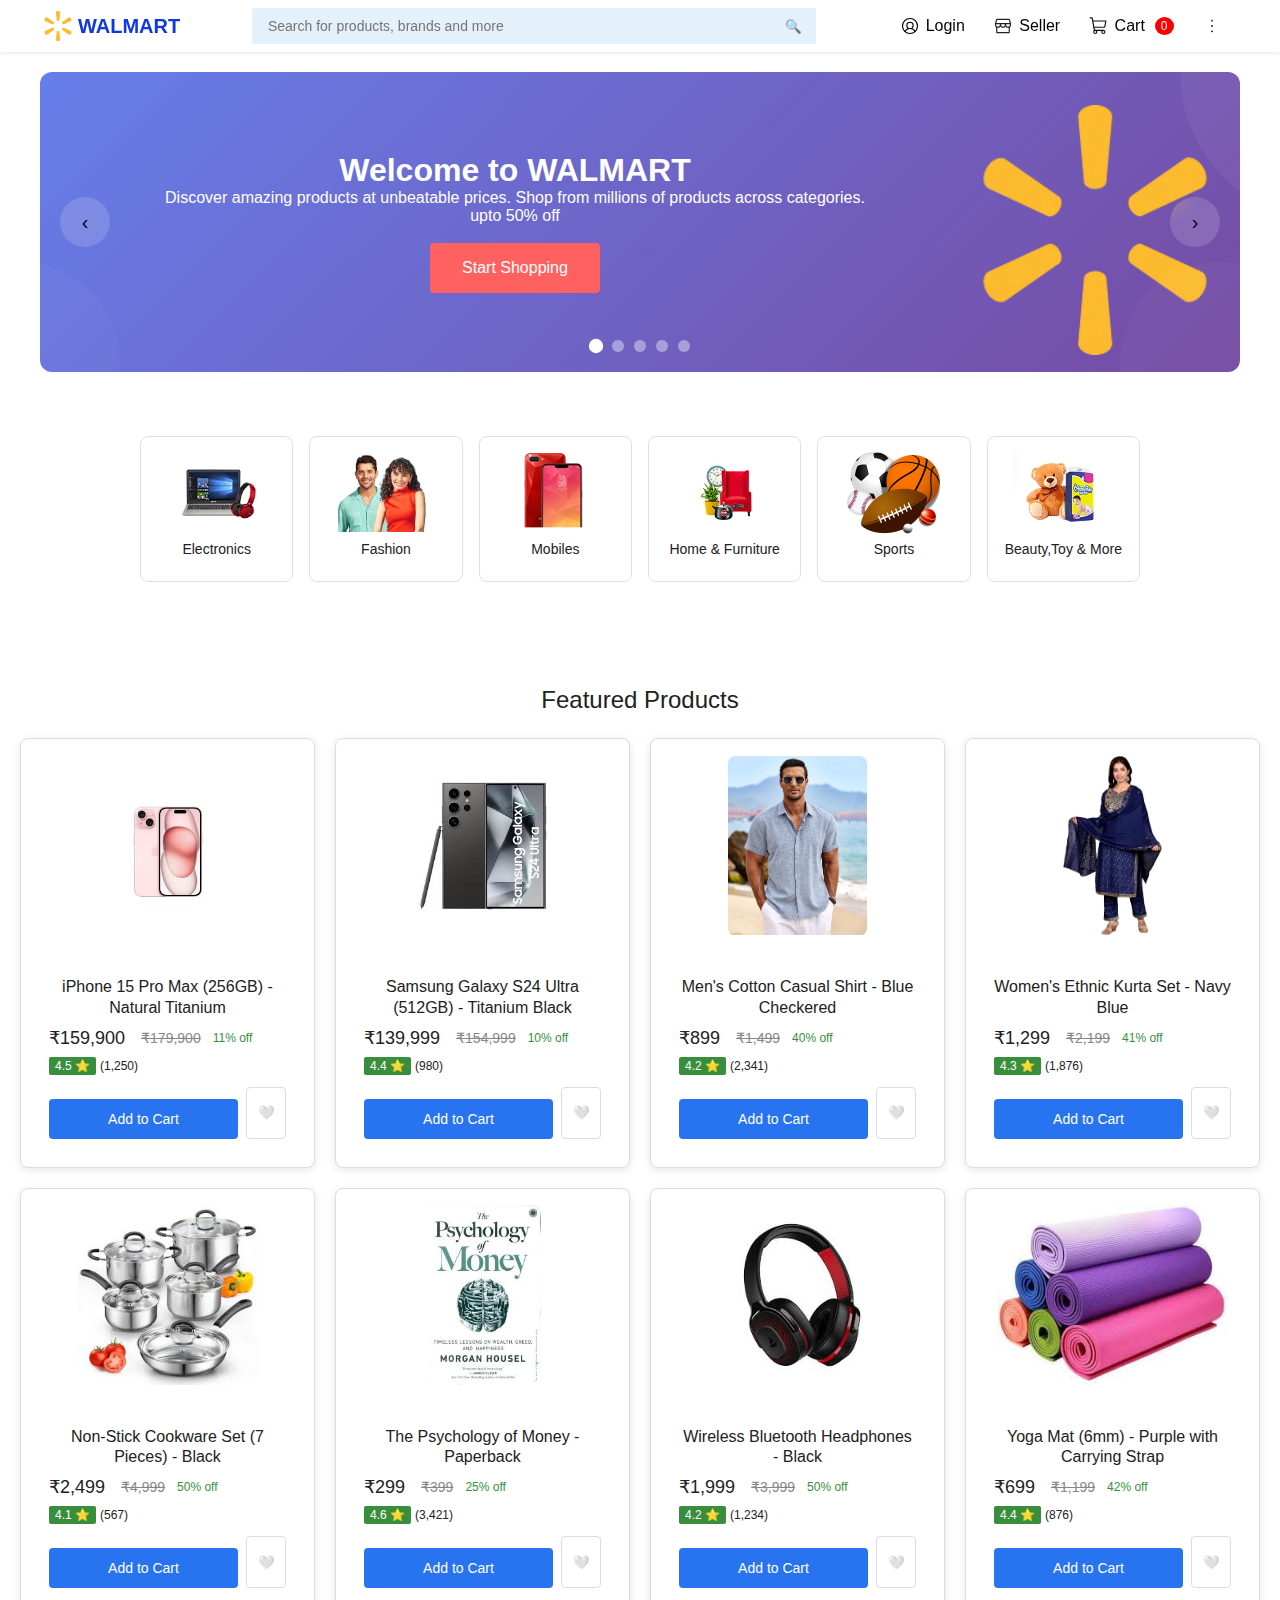
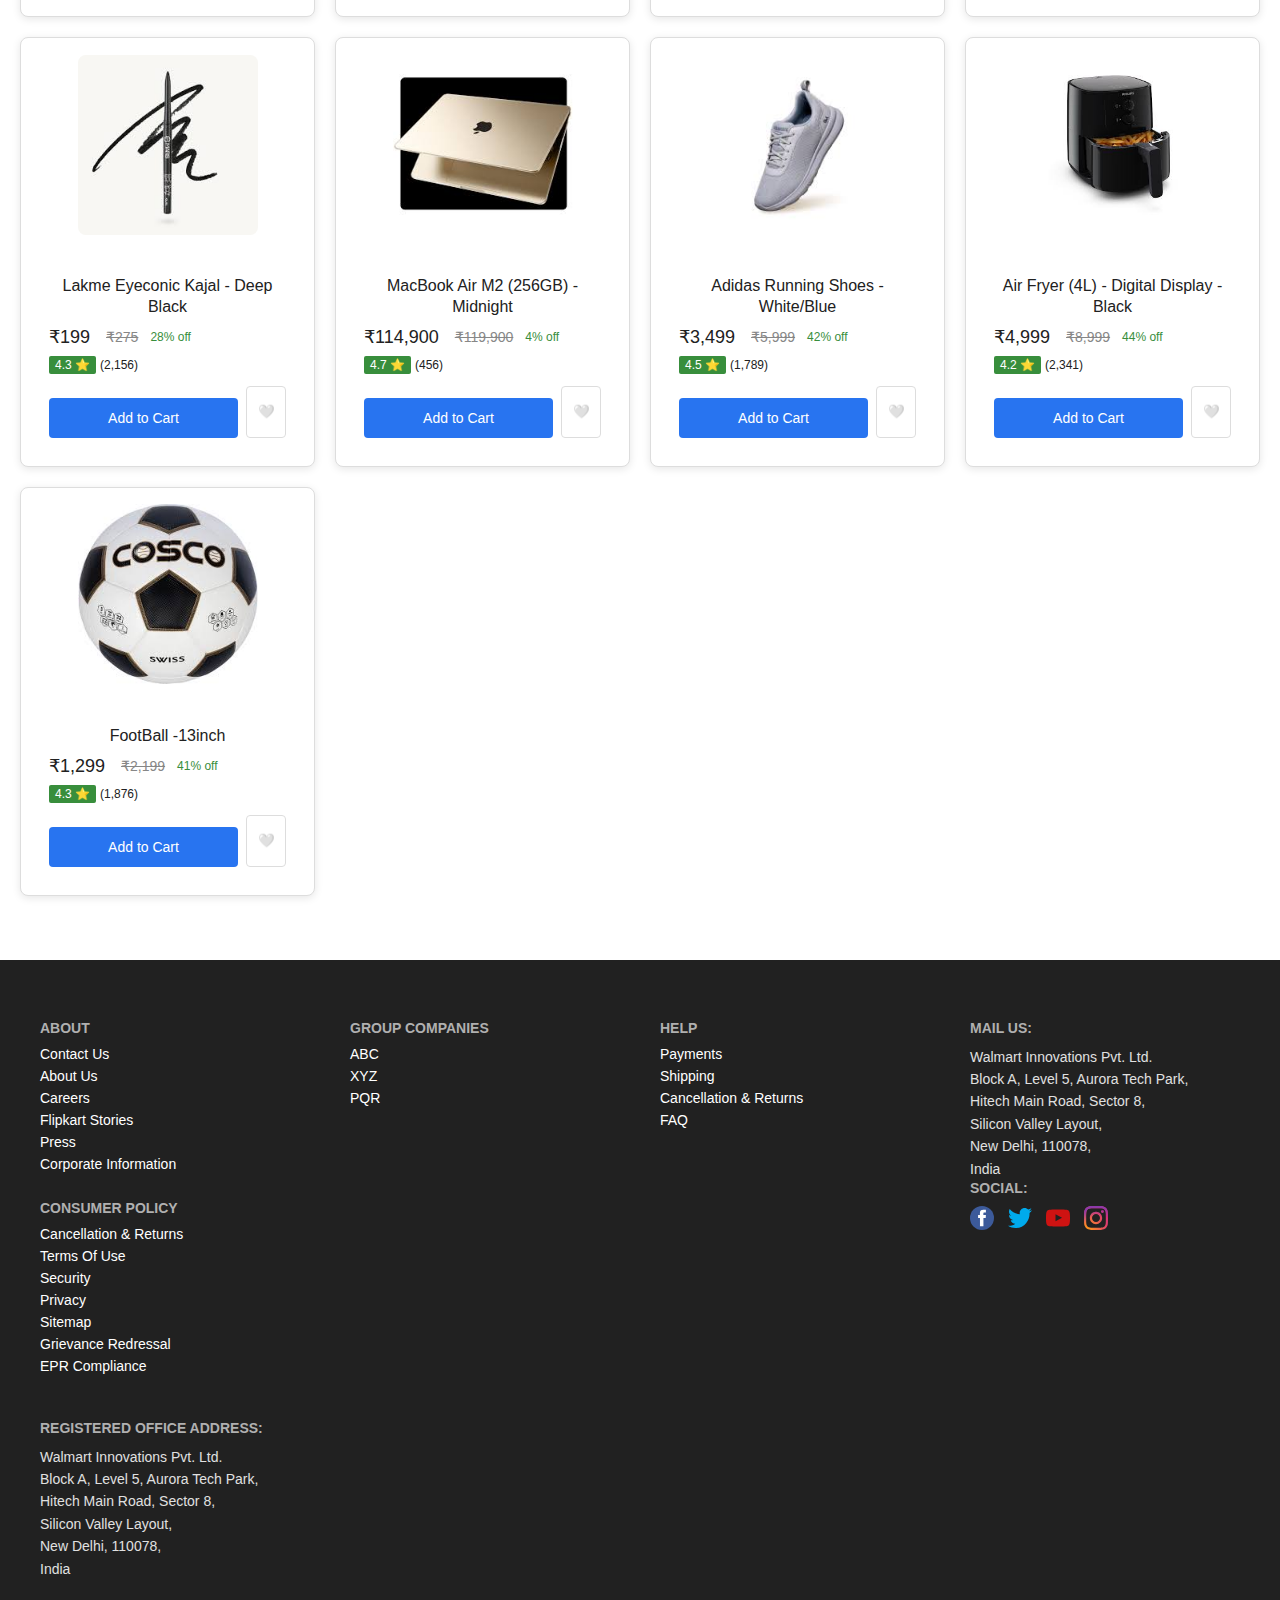
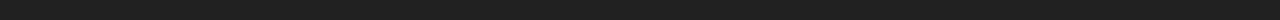
<file: index.html>
<!DOCTYPE html>
<html lang="en">
<head>
    <meta charset="UTF-8">
    <meta name="viewport" content="width=device-width, initial-scale=1.0">
    <title>WALMART - Online Shopping Store</title>
    <link rel="stylesheet" href="style.css">
    <link rel="shortcut icon" href="Images/logo-removebg-preview.png" type="image/x-icon">
</head>
<body>
    <!-- <div id="loader">z
            <svg class="cart" role="img" aria-label="Shopping cart line animation" viewBox="0 0 128 128" width="128px" height="128px" xmlns="http://www.w3.org/2000/svg">
                <g fill="none" stroke-linecap="round" stroke-linejoin="round" stroke-width="8">
                    <g class="cart__track" stroke="hsla(0,10%,10%,0.1)">
                        <polyline points="4,4 21,4 26,22 124,22 112,64 35,64 39,80 106,80" />
                        <circle cx="43" cy="111" r="13" />
                        <circle cx="102" cy="111" r="13" />
                    </g>
                    <g class="cart__lines" stroke="currentColor">
                        <polyline class="cart__top" points="4,4 21,4 26,22 124,22 112,64 35,64 39,80 106,80" stroke-dasharray="338 338" stroke-dashoffset="-338" />
                        <g class="cart__wheel1" transform="rotate(-90,43,111)">
                            <circle class="cart__wheel-stroke" cx="43" cy="111" r="13" stroke-dasharray="81.68 81.68" stroke-dashoffset="81.68" />
                        </g>
                        <g class="cart__wheel2" transform="rotate(90,102,111)">
                            <circle class="cart__wheel-stroke" cx="102" cy="111" r="13" stroke-dasharray="81.68 81.68" stroke-dashoffset="81.68" />
                        </g>
                    </g>
                </g>
            </svg>
    </div> -->

    <!-- Header -->
    <header class="header">
        <div class="header-container">
            <a href="#" class="logo">
                <div class="logo-icon"><img src="Images/logo.png" alt="" style="width: 30px; height: auto;"></div>
                WALMART
            </a>

    <div class="search-container">
  <input
    type="text"
    class="search-box"
    id="searchInput"
    placeholder="Search for products, brands and more"
    onkeyup="handleSearch(event)"
  />
  <button class="search-btn" onclick="performSearch()">🔍</button>
</div>

            

            <div class="nav-buttons">
                <div class="nav-btn-wrapper">
                    <a href="#" class="nav-btn">
                        <img src="Images/profile-52e0dc.svg" alt="Profile"> Login
                    </a>
                    <div class="popup-tooltip">Sign in to your account</div>
                </div>
    
                <div class="nav-btn-wrapper">
                    <a href="#" class="nav-btn">
                        <img src="Images/Store-9eeae2.svg" alt="Store"> Seller
                    </a>
                    <div class="popup-tooltip">Become a Seller</div>
                </div>
    
                <div class="nav-btn-wrapper">
                    <a href="#" class="nav-btn" onclick="toggleCart()">
                        <img src="Images/header_cart-eed150.svg" alt="Cart"> Cart
                        <span class="cart-badge" id="cartBadge">0</span>
                    </a>
                    <div class="popup-tooltip">View your shopping cart</div>
                </div>
    
                <div class="nav-btn-wrapper">
                    <a href="#" class="nav-btn"><img src="Images/header_3verticalDots-ea7819.svg" alt="More">
                    </a>
                    <div class="popup-tooltip">More options</div>
                </div>
            </div>
        </div>
    </header>

    <!-- Hero Section -->
    <div class="carousel-container">
        <div class="carousel-wrapper">
            <div class="carousel-slides" id="carouselSlides">

                <div class="slide slide-0">
                    <div class="slide-content">
                        <h1>Welcome to WALMART</h1>
                        <p>Discover amazing products at unbeatable prices. Shop from millions of products across categories.<br>
                            upto 50% off
                        </p>
                        <br>
                        <a href="#products" class="cta-btn">Start Shopping</a>
                    </div>
                    <div class="slide-image">
                        <img src="Images/logo-removebg-preview.png" alt="Walmart">
                    </div>
                </div>

                <div class="slide slide-1">
                    <div class="slide-content">
                      <div class="slide-title">Up to 11% Off*</div>
                      <div class="slide-subtitle">iPhone</div>
                      <div class="slide-description">+ Pick-A-Seat</div>
                      <button class="slide-btn">Book now</button>
                    </div>
                    <div class="slide-image1">
                        <img src="Images/iphone1-removebg-preview.png" style="width: 100%; max-width: 500px; display: block; margin: 0 auto;" alt="iPhone">                        
                    </div>
                  </div>
                  

                <div class="slide slide-2">
                    <div class="slide-content">
                        <div class="slide-title">Flash Sale!</div>
                        <div class="slide-subtitle">Electronics & Gadgets</div>
                        <div class="slide-description">Up to 50% off on latest tech</div>
                        <button class="slide-btn">Shop Now</button>
                    </div>
                    <div class="slide-image2">
                        <img src="Images/air_fryer-removebg-preview.png" style="width: 120%; max-width: 500px; display: block; margin: 0 auto;" alt="iPhone"> 
                    </div>
                </div>

                <div class="slide slide-3">
                    <div class="slide-content">
                        <div class="slide-title">Summer Collection</div>
                        <div class="slide-subtitle">Fashion & Lifestyle</div>
                        <div class="slide-description">Trendy outfits for the season</div>
                        <button class="slide-btn">Explore</button>
                    </div>
                    <div class="slide-image3">
                        <img src="Images/download-removebg-preview.png" style="width: 110%; max-width: 500px; display: block; margin: -10 auto;" alt="iPhone"> 
                    </div>
                </div>

                <div class="slide slide-4">
                    <div class="slide-content">
                        <div class="slide-title">Home & Living</div>
                        <div class="slide-subtitle">Decorate Your Space</div>
                        <div class="slide-description">Beauty, Home & more</div>
                        <button class="slide-btn">Browse</button>
                    </div>
                    <div class="slide-image4">
                        <img src="Images/beauty.webp" style="width: 80%; max-width: 500px; display: block; margin: 0 auto;" alt="iPhone"> 
                    </div>
                </div>
            </div>

            <button class="nav-arrow prev" onclick="changeSlide(-1)">‹</button>
            <button class="nav-arrow next" onclick="changeSlide(1)">›</button>

            <div class="dots-container">
                <span class="dot active" onclick="currentSlide(1)"></span>
                <span class="dot" onclick="currentSlide(2)"></span>
                <span class="dot" onclick="currentSlide(3)"></span>
                <span class="dot" onclick="currentSlide(4)"></span>
                <span class="dot" onclick="currentSlide(5)"></span>
            </div>
        </div>
    </div>


    <!-- Categories -->
    <section class="categories">
        <div class="container">
            <div class="category-grid">
                <div class="category-card" onclick="filterByCategory('electronics')">
                    <div class="category-icon"><img src="Images/Screenshot 2025-06-25 at 4.29.21 PM.png" alt="Electronics" style="width: 100px; height: auto;" /></div>
                    <div class="category-name">Electronics</div>
                </div>
                <div class="category-card" onclick="filterByCategory('fashion')">
                    <div class="category-icon"><img src="Images/fashion.png" alt="Fashion"style="width: 100px; height: auto;"/></div>
                    <div class="category-name">Fashion</div>
                </div>
                <div class="category-card" onclick="filterByCategory('Mobiles')">
                    <div class="category-icon"><img src="Images/Mobile.webp" alt="Mobiles" style="width: 100px; height: auto;" /></div>
                    <div class="category-name">Mobiles</div>
                </div>
                <div class="category-card" onclick="filterByCategory('Home and Furniture')">
                    <div class="category-icon"><img src="Images/furniture.png" alt="Home" style="width: 100px; height: auto;" /></div>
                    <div class="category-name">Home & Furniture</div>
                </div>
                <div class="category-card" onclick="filterByCategory('sports')">
                    <div class="category-icon"><img src="Images/Sport_balls.svg.png" alt="sports" style="width: 100px; height: auto;" /></div>
                    <div class="category-name">Sports</div>
                </div>
                <div class="category-card" onclick="filterByCategory('beauty')">
                    <div class="category-icon"><img src="Images/beauty.png" alt="Beauty" style="width: 100px; height: auto;" /></div>
                    <div class="category-name">Beauty,Toy & More</div>
                </div>
            </div>
        </div>
    </section>

    <!-- Products -->
    <section class="products" id="products">
        <div class="container">
            <h2 class="section-title">Featured Products</h2>
            <div class="product-grid" id="productGrid">
            </div>
        </div>
    </section>

    <!-- Cart Overlay -->
    <div class="cart-overlay" id="cartOverlay" onclick="toggleCart()"></div>

    <!-- Cart Sidebar -->
    <div class="cart-sidebar" id="cartSidebar">
        <div class="cart-header">
            <h3>Shopping Cart</h3>
            <button class="cart-close" onclick="toggleCart()">×</button>
        </div>
        <div class="cart-items" id="cartItems">
            <!-- Cart items will be populated by JavaScript -->
        </div>
        <div class="cart-total" id="cartTotal">
            <div class="total-row">
                <span>Subtotal:</span>
                <span id="subtotal">₹0</span>
            </div>
            <div class="total-row">
                <span>Shipping:</span>
                <span>Free</span>
            </div>
            <div class="total-row" style="font-weight: bold; font-size: 18px;">
                <span>Total:</span>
                <span id="total">₹0</span>
            </div>
            <button class="checkout-btn" onclick="checkout()">Proceed to Checkout</button>
        </div>
    </div>

<!-- Flipkart-style Footer Start -->
<footer class="footer">
    <div class="footer-top">
      <div class="footer-column">
        <h3>ABOUT</h3>
        <ul>
          <li><a href="#">Contact Us</a></li>
          <li><a href="#">About Us</a></li>
          <li><a href="#">Careers</a></li>
          <li><a href="#">Flipkart Stories</a></li>
          <li><a href="#">Press</a></li>
          <li><a href="#">Corporate Information</a></li>
          <li><a href="#"><br></a></li>
        </ul>
        <h3>CONSUMER POLICY</h3>
        <ul>
          <li><a href="#">Cancellation & Returns</a></li>
          <li><a href="#">Terms Of Use</a></li>
          <li><a href="#">Security</a></li>
          <li><a href="#">Privacy</a></li>
          <li><a href="#">Sitemap</a></li>
          <li><a href="#">Grievance Redressal</a></li>
          <li><a href="#">EPR Compliance</a></li>
        </ul>
      </div>
  
      <div class="footer-column">
        <h3>GROUP COMPANIES</h3>
        <ul>
          <li><a href="#">ABC</a></li>
          <li><a href="#">XYZ</a></li>
          <li><a href="#">PQR</a></li>
        </ul>
      </div>
  
      <div class="footer-column">
        <h3>HELP</h3>
        <ul>
          <li><a href="#">Payments</a></li>
          <li><a href="#">Shipping</a></li>
          <li><a href="#">Cancellation & Returns</a></li>
          <li><a href="#">FAQ</a></li>
        </ul>
      </div>
  
      <div class="footer-column address">
        <h3>Mail Us:</h3>
        <p>
            Walmart Innovations Pvt. Ltd.  <br>
            Block A, Level 5, Aurora Tech Park,  <br>
            Hitech Main Road, Sector 8,  <br>
            Silicon Valley Layout,  <br>
            New Delhi, 110078,  <br>
            India  
        </p>
        <h3>Social:</h3>
        <div class="social-icons">
          <a href="#"><img src="Images/facebook-3-logo-svgrepo-com.svg" alt="Facebook"></a>
          <a href="#"><img src="Images/twitter-color-svgrepo-com.svg" alt="Twitter"></a>
          <a href="#"><img src="Images/youtube-color-svgrepo-com.svg" alt="YouTube"></a>
          <a href="#"><img src="Images/instagram-2016-logo-svgrepo-com.svg" alt="Instagram"></a>
        </div>
      </div>
  
      <div class="footer-column address">
        <h3>Registered Office Address:</h3>
        <p>
            Walmart Innovations Pvt. Ltd.  <br>
            Block A, Level 5, Aurora Tech Park,  <br>
            Hitech Main Road, Sector 8,  <br>
            Silicon Valley Layout,  <br>
            New Delhi, 110078,  <br>
            India  
        </p>
      </div>
    </div>
  </footer>
    <script src="script.js"></script>

</body>
</html>
</file>
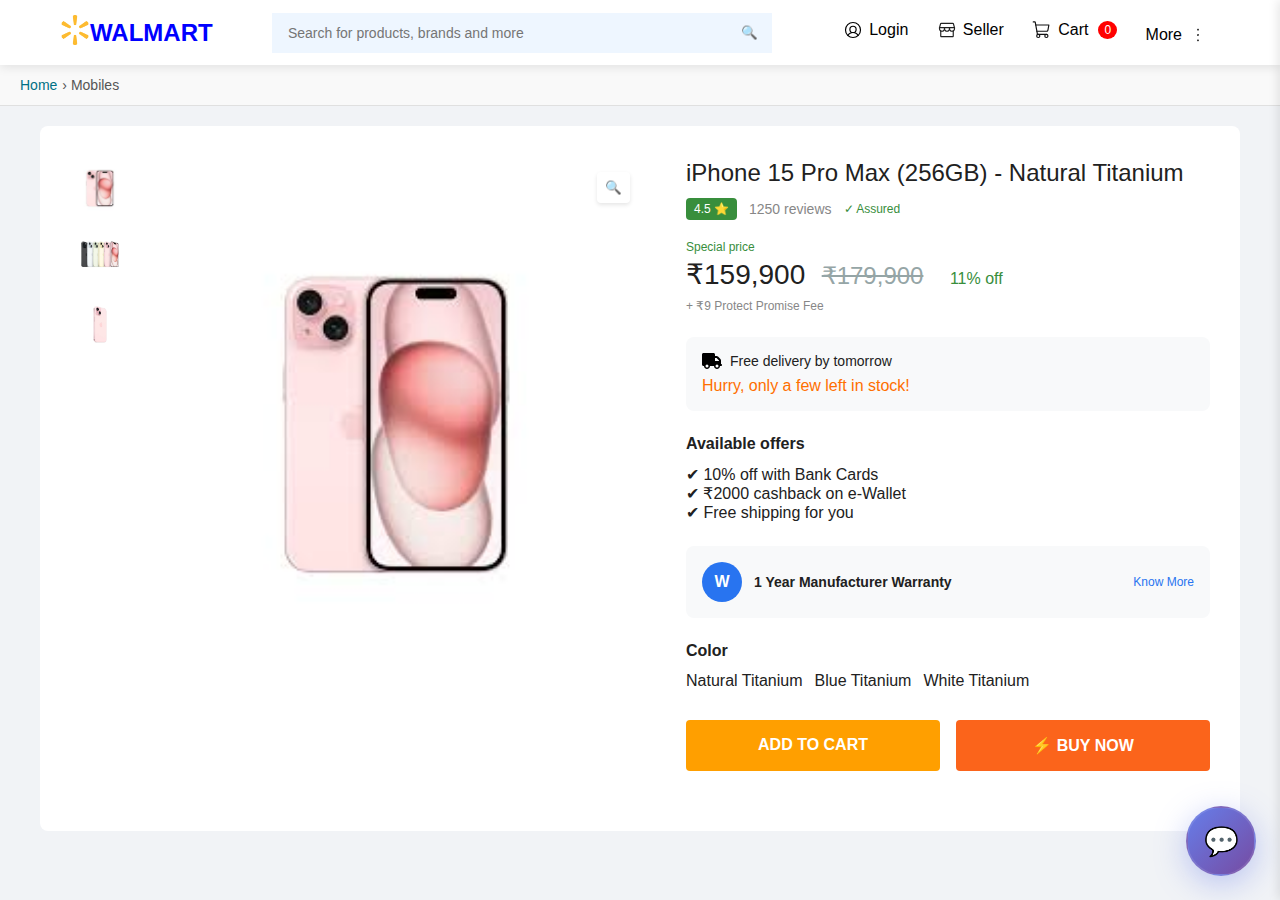
<file: product.html>
<!DOCTYPE html>
<html lang="en">
<head>
    <meta charset="UTF-8">
    <meta name="viewport" content="width=device-width, initial-scale=1.0">
    <title id="pageTitle">WALMART - Online Shopping Store</title>
    <link rel="stylesheet" href="product_style.css">
</head>
<body>
    <!-- Header -->
    <header class="header">
        <div class="header-content">
            <a href="index.html" class="logo" style="text-decoration: none; color: inherit;">
                <div class="logo-icon"><img src="Images/logo.png" alt="" style="width: 30px; height: auto;"></div>WALMART
            </a>
            <div class="search-bar">
                <input type="text" class="search-box" placeholder="Search for products, brands and more" id="searchInput">
                <button class="search-btn" onclick="performSearch()">🔍</button>
            </div>
            <div class="header-actions">
                <div class="nav-buttons">
                <div class="nav-btn-wrapper">
                    <a href="#" class="nav-btn"> <!-- Login button -->
                        <img src="Images/profile-52e0dc.svg" alt="Profile Icon"> Login
                    </a>

                    <div class="login-dropdown">
                        <div class="login-header">
                        <span>New customer?</span>
                        <a href="#">Sign Up</a>
                        </div>
                        <ul class="login-menu">
                        <li><img src="Images/circle-user-regular.svg"> My Profile</li>
                        <li><img src="Images/calendar-solid.svg"> Loyalty Checkpoints</li>
                        <li><img src="Images/truck-solid.svg"> Orders</li>
                        <li><img src="Images/heart-solid.svg"> Wishlist</li>
                        <li><img src="Images/award-solid.svg"> Rewards</li>
                        <li><img src="Images/gift-solid.svg"> Gift Cards</li>
                        </ul>
                    </div>
                    </div>
              
                <div class="nav-item">
                  <a href="#" class="nav-btn">
                    <img src="Images/Store-9eeae2.svg" alt="Store"> Seller
                  </a>
                  <div class="popup-tooltip">Become a Seller</div>
                </div>
              
                <div class="nav-btn-wrapper">
                    <a href="#" class="nav-btn" onclick="toggleCart()">
                        <img src="Images/header_cart-eed150.svg" alt="Cart"> Cart
                        <span class="cart-badge" id="cartBadge">0</span>
                    </a>
                    <div class="popup-tooltip">View your shopping cart</div>
                </div>
                  
              
                <div class="nav-item">
                  <a href="#" class="nav-btn">
                    More <img src="Images/header_3verticalDots-ea7819.svg" alt="More">
                  </a>
                  <div class="popup-tooltip">More options</div>
                </div>
              </div>
        </div>
    </header>

    <!-- Breadcrumb -->
    <div class="breadcrumb">
        <div class="breadcrumb-content" id="breadcrumb">
            <a href="#">Home</a> › Product
        </div>
    </div>

    <!-- Product Section -->
     <!-- Cart Overlay -->
    <div class="cart-overlay" id="cartOverlay" onclick="toggleCart()"></div>

    <!-- Cart Sidebar -->
    <div class="cart-sidebar" id="cartSidebar">
        <div class="cart-header">
            <h3>Shopping Cart</h3>
            <button class="cart-close" onclick="toggleCart()">×</button>
        </div>
        <div class="cart-items" id="cartItems">
            <!-- Cart items will be populated by JavaScript -->
        </div>
        <div class="cart-total" id="cartTotal">
            <div class="total-row">
                <span>Subtotal:</span>
                <span id="subtotal">₹0</span>
            </div>
            <div class="total-row">
                <span>Shipping:</span>
                <span>Free</span>
            </div>
            <div class="total-row" style="font-weight: bold; font-size: 18px;">
                <span>Total:</span>
                <span id="total">₹0</span>
            </div>
            <button class="checkout-btn" onclick="checkout()">Proceed to Checkout</button>
        </div>
    </div>
    
    <div class="product-container">
        <div class="product-layout">
            <!-- Image Gallery -->
            <div class="image-gallery">
                <div class="thumbnail-list" id="thumbnailList">
                    <!-- Thumbnails will be populated by JavaScript -->
                </div>
                <div class="main-image">
                    <img id="mainImage" src="" alt="Main product image">
                    <button class="zoom-icon">🔍</button>
                </div>
            </div>

            <!-- Product Details -->
            <div class="product-details">
                <h1 id="productTitle">Select a product to view details</h1>
                
                <div class="rating-section" id="ratingSection">
                    <div class="rating" id="rating">
                        0.0 ⭐
                    </div>
                    <div class="rating-text" id="ratingText">No ratings yet</div>
                    <div style="color: #388e3c; font-size: 12px;" id="assuredBadge">✓ Assured</div>
                </div>

                <div class="price-section">
                    <div class="special-price" id="specialPriceLabel">Special price</div>
                    <div>
                        <span class="current-price" id="currentPrice">₹0</span>
                        <span class="original-price" id="originalPrice">₹0</span>
                        <span class="discount" id="discount">0% off</span>
                    </div>
                    <div class="protect-fee" id="protectFee">+ ₹9 Protect Promise Fee <a href="#">Learn more</a></div>
                </div>

                <div class="delivery-section" id="deliverySection">
                    <div class="delivery-info">
                        <img src="Images/truck-solid.svg" style="width: 20px;height: auto;">
                        <span id="deliveryText">Delivery information</span>
                    </div>
                    <div class="delivery-fast" id="urgencyText"></div>
                </div>

                <div class="offers-section" id="offersSection">
                    <h3>Available offers</h3>
                    <div id="offersList">
                        <!-- Offers will be populated by JavaScript -->
                    </div>
                </div>

                <div class="warranty-section" id="warrantySection">
                    <div class="warranty-icon" id="warrantyIcon">W</div>
                    <div class="warranty-text">
                        <div id="warrantyText"><strong>Warranty information</strong></div>
                    </div>
                    <a href="#" class="warranty-link">Know More</a>
                </div>

                <div class="color-section" id="colorSection">
                    <h3>Color</h3>
                    <div class="color-options" id="colorOptions">
                        <!-- Color options will be populated by JavaScript -->
                    </div>
                </div>

                <div class="action-buttons">
                    <button class="btn btn-cart">Add to Cart</button>
                    <button class="btn btn-buy">⚡ Buy Now</button>
                  </div>                                   
            </div>
        </div>
    </div>

    <div class="popup-overlay" id="discountPopup">
        <div class="popup">
            <span class="popup-close" id="closePopup">&times;</span>
            <div class="discount-badge">Limited Time Offer!</div>
            <h2>10% OFF</h2>
            <p>Don't miss out! Get an exclusive 10% discount on this product.</p>
            <div class="timer" id="timer">10:00</div>
            <button class="popup-btn" id="claimDiscount">Claim Discount</button>
            <button class="popup-btn secondary" id="dismissPopup">Maybe Later</button>
        </div>
    </div>


    <script>
        function updateActionButtons(productId) {
          const addToCartBtn = document.querySelector('.action-buttons .btn-cart');
          const buyNowBtn = document.querySelector('.action-buttons .btn-buy');
      
          if (addToCartBtn) {
            addToCartBtn.setAttribute('onclick', `addToCart(${productId})`);
          }
          if (buyNowBtn) {
            buyNowBtn.setAttribute('onclick', `buyNow(${productId})`);
          }
        }

        updateActionButtons(product.id);
      </script>
      <!-- Chatbot UI -->
<div class="chatbot-toggle" id="chatbotToggle">
  💬
  <span class="chatbot-tooltip">Ask Wally about this product</span>
</div>


<div class="chatbot-window hidden" id="chatbotWindow">
  <div class="chatbot-header">Ask Wally <img src="Product_images/chatbot_robo.webp" style="width: 70px;height: auto;"></div>
  <div class="chatbot-body" id="chatbotMessages"></div>
  <input type="text" id="chatInput" placeholder="Ask something..." />
</div>

<script src="product_script.js"></script>
</body>
</html>
</file>
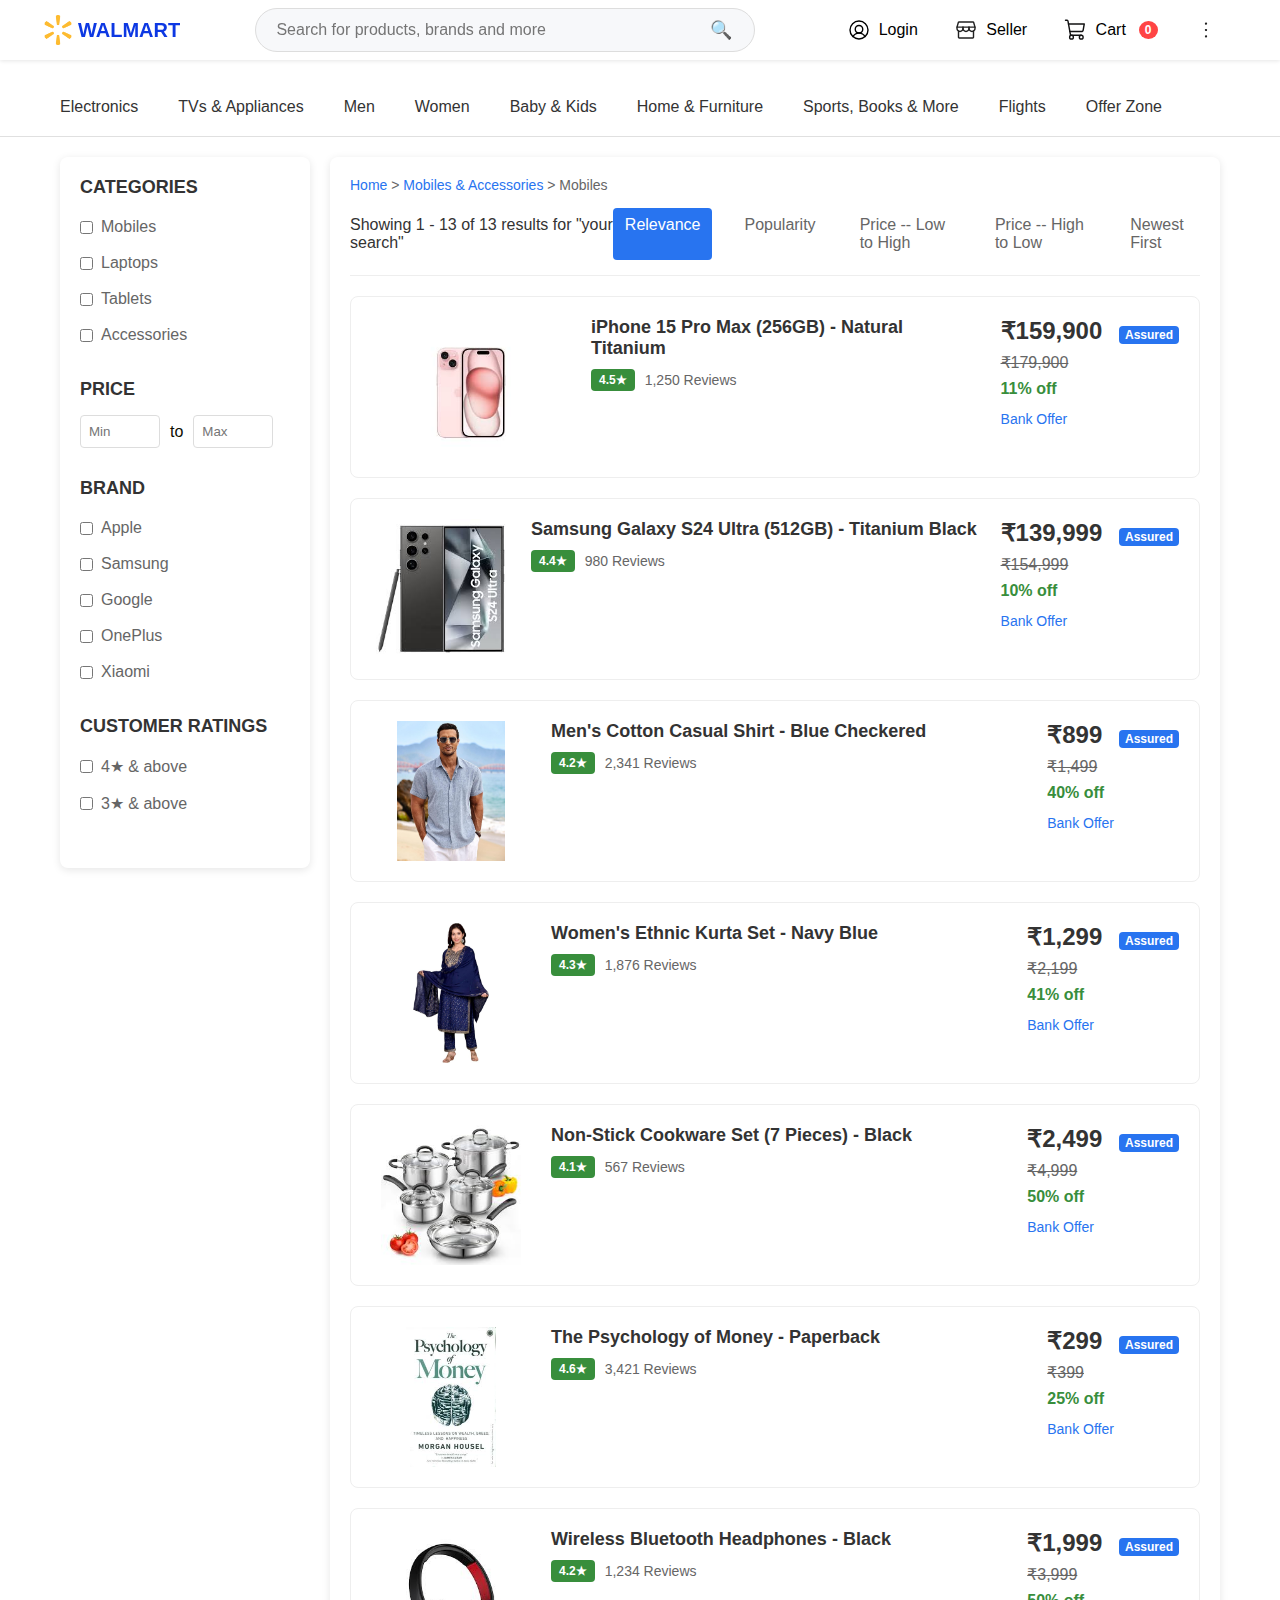
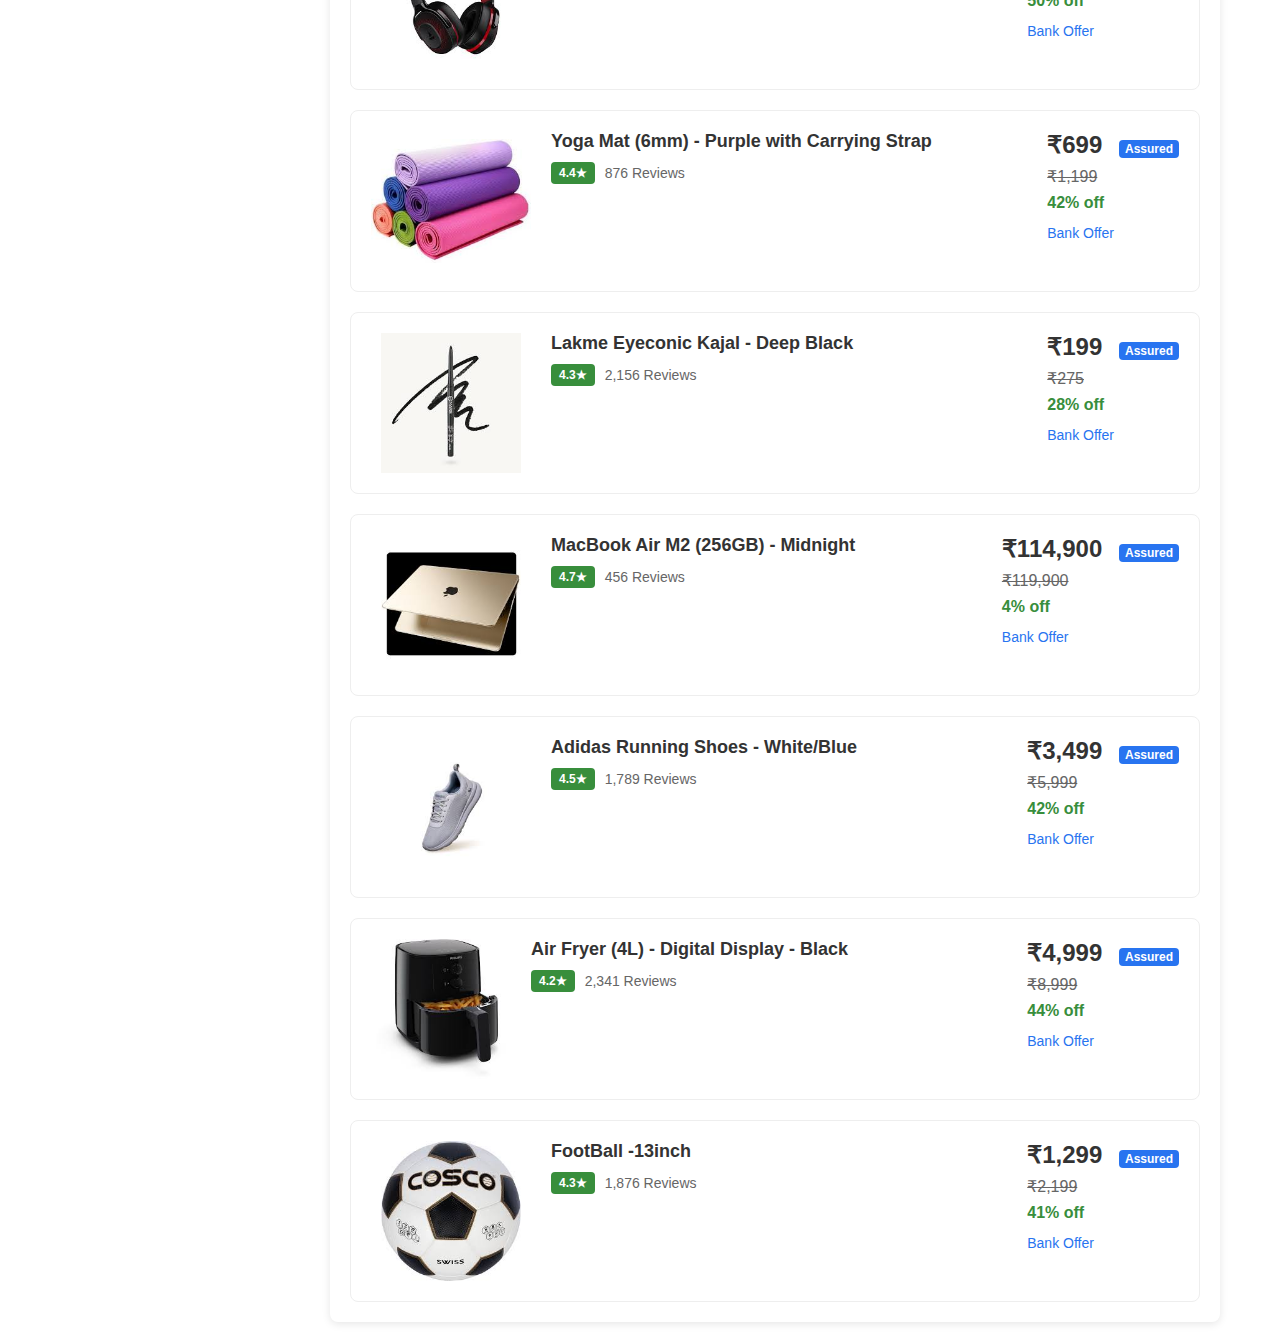
<file: searched_page.html>
<!DOCTYPE html>
<html lang="en">
<head>
    <meta charset="UTF-8">
    <meta name="viewport" content="width=device-width, initial-scale=1.0">
    <title>Walamrt - Electronics & More</title> 
    <link rel="stylesheet" href="searched_page.css">       
</head>
<body>
    <header class="header">
    <div class="header-container">
        <a href="index.html" class="logo">
            <div class="logo-icon">
                <img src="Images/logo.png" alt="Walmart Logo" style="width: 30px; height: auto;">
            </div>
            WALMART
        </a>

        <div class="search-container">
            <input
                type="text"
                class="search-box"
                id="searchInput"
                placeholder="Search for products, brands and more"
                onkeyup="handleSearch(event)"
            />
            <button class="search-btn" onclick="performSearch()">🔍</button>
        </div>

        <div class="nav-buttons">
            <!-- Login Button with Dropdown -->
            <div class="nav-btn-wrapper">
                <a href="#" class="nav-btn">
                    <img src="Images/profile-52e0dc.svg" alt="Profile Icon"> Login
                </a>
                <div class="login-dropdown">
                    <div class="login-header">
                        <span>New customer?</span>
                        <a href="#">Sign Up</a>
                    </div>
                    <ul class="login-menu">
                        <li><img src="Images/circle-user-regular.svg"> My Profile</li>
                        <li><img src="Images/calendar-solid.svg"> Loyalty Checkpoints</li>
                        <li><img src="Images/truck-solid.svg"> Orders</li>
                        <li><img src="Images/heart-solid.svg"> Wishlist</li>
                        <li><img src="Images/award-solid.svg"> Rewards</li>
                        <li><img src="Images/gift-solid.svg"> Gift Cards</li>
                    </ul>
                </div>
            </div>

            <!-- Seller Button -->
            <div class="nav-btn-wrapper">
                <a href="#" class="nav-btn">
                    <img src="Images/Store-9eeae2.svg" alt="Store Icon"> Seller
                </a>
                <div class="popup-tooltip">Become a Seller</div>
            </div>

            <!-- Cart Button -->
            <div class="nav-btn-wrapper">
                <a href="#" class="nav-btn" onclick="toggleCart()">
                    <img src="Images/header_cart-eed150.svg" alt="Cart Icon"> Cart
                    <span class="cart-badge" id="cartBadge">0</span>
                </a>
                <div class="popup-tooltip">View your shopping cart</div>
            </div>

            <!-- More Options -->
            <div class="nav-btn-wrapper">
                <a href="#" class="nav-btn">
                    <img src="Images/header_3verticalDots-ea7819.svg" alt="More Options">
                </a>
                <div class="popup-tooltip">More options</div>
            </div>
        </div>
    </div>
</header>



    <nav class="nav-menu">
        <div class="nav-content">
            <a href="#" class="nav-item">Electronics</a>
            <a href="#" class="nav-item">TVs & Appliances</a>
            <a href="#" class="nav-item">Men</a>
            <a href="#" class="nav-item">Women</a>
            <a href="#" class="nav-item">Baby & Kids</a>
            <a href="#" class="nav-item">Home & Furniture</a>
            <a href="#" class="nav-item">Sports, Books & More</a>
            <a href="#" class="nav-item">Flights</a>
            <a href="#" class="nav-item">Offer Zone</a>
        </div>
    </nav>

    <div class="main-container">
        <aside class="sidebar">
            <div class="filter-section">
                <h3 class="filter-title">CATEGORIES</h3>
                <div class="filter-options">
                    <div class="filter-option">
                        <input type="checkbox" id="mobiles" onchange="filterProducts()">
                        <label for="mobiles">Mobiles</label>
                    </div>
                    <div class="filter-option">
                        <input type="checkbox" id="laptops" onchange="filterProducts()">
                        <label for="laptops">Laptops</label>
                    </div>
                    <div class="filter-option">
                        <input type="checkbox" id="tablets" onchange="filterProducts()">
                        <label for="tablets">Tablets</label>
                    </div>
                    <div class="filter-option">
                        <input type="checkbox" id="accessories" onchange="filterProducts()">
                        <label for="accessories">Accessories</label>
                    </div>
                </div>
            </div>

            <div class="filter-section">
                <h3 class="filter-title">PRICE</h3>
                <div class="price-range">
                    <input type="number" class="price-input" placeholder="Min" id="minPrice" onchange="filterProducts()">
                    <span>to</span>
                    <input type="number" class="price-input" placeholder="Max" id="maxPrice" onchange="filterProducts()">
                </div>
            </div>

            <div class="filter-section">
                <h3 class="filter-title">BRAND</h3>
                <div class="filter-options">
                    <div class="filter-option">
                        <input type="checkbox" id="apple" onchange="filterProducts()">
                        <label for="apple">Apple</label>
                    </div>
                    <div class="filter-option">
                        <input type="checkbox" id="samsung" onchange="filterProducts()">
                        <label for="samsung">Samsung</label>
                    </div>
                    <div class="filter-option">
                        <input type="checkbox" id="google" onchange="filterProducts()">
                        <label for="google">Google</label>
                    </div>
                    <div class="filter-option">
                        <input type="checkbox" id="oneplus" onchange="filterProducts()">
                        <label for="oneplus">OnePlus</label>
                    </div>
                    <div class="filter-option">
                        <input type="checkbox" id="xiaomi" onchange="filterProducts()">
                        <label for="xiaomi">Xiaomi</label>
                    </div>
                </div>
            </div>

            <div class="filter-section">
                <h3 class="filter-title">CUSTOMER RATINGS</h3>
                <div class="filter-options">
                    <div class="filter-option">
                        <input type="checkbox" id="rating4" onchange="filterProducts()">
                        <label for="rating4">4★ & above</label>
                    </div>
                    <div class="filter-option">
                        <input type="checkbox" id="rating3" onchange="filterProducts()">
                        <label for="rating3">3★ & above</label>
                    </div>
                </div>
            </div>
        </aside>

        <main class="content">
            <div class="breadcrumb">
                <a href="#">Home</a> > <a href="#">Mobiles & Accessories</a> > <span id="currentCategory">Mobiles</span>
            </div>

            <div class="results-header">
                <div class="results-count" id="resultsCount">Showing 1 - 24 of 11,682 results for "phone"</div>
                <div class="sort-options">
                    <a href="#" class="sort-option active" onclick="sortProducts('relevance')">Relevance</a>
                    <a href="#" class="sort-option" onclick="sortProducts('popularity')">Popularity</a>
                    <a href="#" class="sort-option" onclick="sortProducts('price-low')">Price -- Low to High</a>
                    <a href="#" class="sort-option" onclick="sortProducts('price-high')">Price -- High to Low</a>
                    <a href="#" class="sort-option" onclick="sortProducts('newest')">Newest First</a>
                </div>
            </div>

            <div class="product-grid" id="productGrid">
                <!-- Products will be populated by JavaScript -->
            </div>
        </main>
        
    </div>
    <script src="searched_page.js"></script>
</body>
</html>
</file>
<file: style.css>
* {
  margin: 0;
  padding: 0;
  box-sizing: border-box;
}

body {
  font-family: 'Segoe UI', Tahoma, Geneva, Verdana, sans-serif;
  background: #ffffff;
  color: #212121;
}

.cart__top {
  animation: draw 1.5s ease-in-out forwards;
}

.cart__wheel-stroke {
  animation: roll 1s ease-in-out forwards;
}

.cart__wheel1 {
  animation: spin-left 1s ease-in-out forwards;
}

.cart__wheel2 {
  animation: spin-right 1s ease-in-out forwards;
}

@keyframes draw {
  to {
    stroke-dashoffset: 0;
  }
}

@keyframes roll {
  to {
    stroke-dashoffset: 0;
  }
}

@keyframes spin-left {
  to {
    transform: rotate(0deg);
  }
}

@keyframes spin-right {
  to {
    transform: rotate(0deg);
  }
}

#loader {
  transition: opacity 0.5s ease;
  opacity: 1;
}

body.loaded #loader {
  opacity: 0;
  pointer-events: none;
}


body::-webkit-scrollbar {
  width: 0.6rem;
}

body::-webkit-scrollbar-track {
  background: transparent;
  border-radius: 200vh;
}

body::-webkit-scrollbar-thumb {
background: linear-gradient(135deg, #ec09ec ,#dbef83);
  border-radius: 10px;
}

.hidden {
  opacity: 0;
  visibility: hidden;
  pointer-events: none;
  transition: opacity 0.5s ease;
}


/* Header */
.header {
  background: #ffffff;
  padding: 8px 0;
  box-shadow: 0 1px 4px rgba(0,0,0,0.1);
  position: sticky;
  top: 0;
  z-index: 1000;
  margin-bottom: 20px;
}

.header-container {
  max-width: 1248px;
  margin: 0 auto;
  display: flex;
  align-items: center;
  justify-content: space-between;
  padding: 0 30px;
}

.logo {
  color: rgb(13, 56, 227);
  font-size: 20px;
  font-weight: bold;
  text-decoration: none;
  display: flex;
  align-items: center;
  gap: 8px;
}

.logo-icon {
  background: #ffd700;
  color: black;
  width: 24px;
  height: 24px;
  border-radius: 50%;
  display: flex;
  align-items: center;
  justify-content: center;
  font-weight: bold;
}

.search-container {
  flex: 1;
  max-width: 564px;
  margin: 0 12px;
  position: relative;
  color: black;
}

.search-box {
  width: 100%;
  background: hsl(206, 70%, 94%);
  padding: 10px 44px 10px 16px;
  border: none;
  border-radius: 2px;
  font-size: 14px;
  color: black;
  outline: none;
}

.search-btn {
  position: absolute;
  right: 0;
  top: 0;
  bottom: 0;
  width: 44px;
  background: hsl(206, 70%, 94%);
  border: none;
  cursor: pointer;
  display: flex;
  align-items: center;
  justify-content: center;
  color: black;
}

/* sliding window css */

.carousel-container {
  position: relative;
  max-width: 1200px;
  margin: 0 auto;
  border-radius: 12px;
  overflow: hidden;
  box-shadow: 0 8px 32px rgba(255, 255, 255, 0.1);
}

.carousel-wrapper {
  position: relative;
  width: 100%;
  height: 300px;
  overflow: hidden;
}

.carousel-slides {
  display: flex;
  width: 500%;
  height: 100%;
  transition: transform 0.5s cubic-bezier(0.25, 0.46, 0.45, 0.94);
}

.slide {
  width: 20%;
  height: 100%;
  flex-shrink: 0;
  position: relative;
  display: flex;
  align-items: center;
  justify-content: space-between;
  padding: 40px 60px;
  color: white;
  text-align: left;
}

.slide-0{
    background: linear-gradient(135deg, #667eea 0%, #764ba2 100%);
    color: white;
    padding: 60px 20px;
    text-align: center;
}

.slide-1 {
  background: linear-gradient(135deg, #4285f4 0%, #1976d2 100%);
  text-align: center;
}

.slide-2 {
  background: linear-gradient(135deg, #ff6b6b 0%, #ee5a24 100%);
  text-align: center;
}

.slide-3 {
  background: linear-gradient(135deg, #26de81 0%, #20bf6b 100%);
  text-align: center;
}

.slide-4 {
  background: linear-gradient(135deg, #a55eea 0%, #8b5cf6 100%);
  text-align: center;
}

.slide-content {
  flex: 1;
  z-index: 1;
}

.slide-title {
  font-size: 3rem;
  font-weight: bold;
  margin-bottom: 10px;
  text-shadow: 0 2px 4px rgba(255, 253, 253, 0.3);
}

.slide-subtitle {
  font-size: 2rem;
  margin-bottom: 8px;
  opacity: 0.9;
}

.slide-description {
  font-size: 1.2rem;
  margin-bottom: 25px;
  opacity: 0.9;
}

.slide-btn {
  background: rgba(255, 255, 255, 0.2);
  border: 2px solid rgba(255, 255, 255, 0.3);
  color: white;
  padding: 12px 24px;
  border-radius: 25px;
  font-size: 1rem;
  font-weight: 600;
  cursor: pointer;
  transition: all 0.3s ease;
  backdrop-filter: blur(10px);
}

.slide-btn:hover {
  background: rgba(255, 255, 255, 0.3);
  border-color: rgba(255, 255, 255, 0.5);
  transform: translateY(-2px);
}
.slide-0 .slide-image img {
  width: 250px;
  margin-top: 20px;
}

.slide-image1 img{
  width: 100%;
  max-width: 500px;
  display: block;
  margin: 0 auto;
}
.slide-image2 img{
  width: 100%;
  max-width: 500px;
  display: block;
  margin: 0 auto;
}
.slide-image3 img,
.slide-image4 img {
  width: 100%;
  max-width: 500px;
  display: block;
  margin: 0 auto;
}



/* Navigation arrows */

.nav-arrow {
  position: absolute;
  top: 50%;
  transform: translateY(-50%);
  background: rgba(255, 255, 255, 0.15);
  border: none;
  width: 50px;
  height: 50px;
  border-radius: 50%;
  cursor: pointer;
  display: flex;
  align-items: center;
  justify-content: center;
  font-size: 20px;
  color: black;
  z-index: 10;
  transition: all 0.3s ease;
  backdrop-filter: blur(10px);
}

.nav-arrow:hover {
  background: rgba(255, 255, 255, 0.25);
  transform: translateY(-50%) scale(1.1);
}

.nav-arrow.prev {
  left: 20px;
}

.nav-arrow.next {
  right: 20px;
}

/* Dots indicator */
.dots-container {
  position: absolute;
  bottom: 20px;
  left: 50%;
  transform: translateX(-50%);
  display: flex;
  gap: 10px;
  z-index: 10;
}

.dot {
  width: 12px;
  height: 12px;
  border-radius: 50%;
  background: rgba(255, 255, 255, 0.4);
  cursor: pointer;
  transition: all 0.3s ease;
}

.dot.active {
  background: white;
  transform: scale(1.2);
}

/* Decorative elements */
.slide::before {
  content: '';
  position: absolute;
  top: -50%;
  right: -20%;
  width: 300px;
  height: 300px;
  background: rgba(255, 255, 255, 0.05);
  border-radius: 50%;
  z-index: 0;
}

.slide::after {
  content: '';
  position: absolute;
  bottom: -30%;
  left: -10%;
  width: 200px;
  height: 200px;
  background: rgba(255, 255, 255, 0.03);
  border-radius: 50%;
  z-index: 0;
}

/* Responsive design */
@media (max-width: 768px) {
  .slide {
      flex-direction: column;
      text-align: center;
      padding: 30px 20px;
  }

  .slide-title {
      font-size: 1.8rem;
  }

  .slide-subtitle {
      font-size: 1rem;
  }

  .carousel-wrapper {
      height: 400px;
  }

  .nav-arrow {
      display: none;
  }
}

.nav-btn-wrapper {
  position: relative;
  display: inline-block;
}

.nav-btn {
  display: inline-flex;
  align-items: center;
  gap: 6px;
  padding: 8px 12px;
  background-color: transparent;
  border: none;
  font-size: 16px;
  font-weight: 500;
  color: #000;
  cursor: pointer;
  text-decoration: none;
  transition: transform 0.2s ease, color 0.2s ease;
}

.nav-btn:hover {
  transform: scale(1.05);
  color: #2874f0;
}

.nav-btn img {
  width: 20px;
  height: 20px;
}

.cart-badge {
  background-color: red;
  color: white;
  border-radius: 50%;
  font-size: 12px;
  padding: 2px 6px;
  margin-left: 4px;
}

.popup-tooltip {
  visibility: hidden;
  opacity: 0;
  background-color: #222;
  color: #fff;
  font-size: 13px;
  padding: 6px 10px;
  border-radius: 4px;
  position: absolute;
  top: 120%;
  left: 50%;
  transform: translateX(-50%);
  white-space: nowrap;
  z-index: 1000;
  transition: opacity 0.3s ease, visibility 0.3s ease;
  box-shadow: 0 2px 6px rgba(0, 0, 0, 0.15);
}

.nav-btn-wrapper:hover .popup-tooltip {
  visibility: visible;
  opacity: 1;
}

/* Hero Section */
.hero {
  background: linear-gradient(135deg, #667eea 0%, #764ba2 100%);
  color: white;
  padding: 60px 20px;
  text-align: center;
}

.hero h1 {
  font-size: 48px;
  margin-bottom: 16px;
  font-weight: 300;
}

.hero p {
  font-size: 20px;
  opacity: 0.9;
  max-width: 600px;
  margin: 0 auto 32px;
}

.cta-btn {
  background: #ff6161;
  color: white;
  padding: 16px 32px;
  border: none;
  border-radius: 4px;
  font-size: 16px;
  font-weight: 500;
  cursor: pointer;
  text-decoration: none;
  display: inline-block;
  transition: transform 0.2s, box-shadow 0.2s;
}

.cta-btn:hover {
  transform: translateY(-2px);
  box-shadow: 0 8px 25px rgba(255,97,97,0.3);
}

/* Categories */
.categories {
  background: white;
  padding: 40px 20px;
  margin: 24px 0;
}

.container {
  max-width: 1248px;
  margin: 0 auto;
}

.section-title {
  font-size: 24px;
  font-weight: 400;
  margin-bottom: 24px;
  text-align: center;
}

.category-grid {
  display: grid;
  grid-template-columns: repeat(auto-fit, minmax(140px, 1fr));
  gap: 16px;
  max-width: 1000px;
  margin: 0 auto;
}

.category-card {
  background: white;
  border-radius: 8px;
  padding: 24px 16px;
  text-align: center;
  cursor: pointer;
  transition: transform 0.2s, box-shadow 0.2s;
  border: 1px solid #e0e0e0;
}

.category-card:hover {
  transform: translateY(-4px);
  box-shadow: 0 8px 25px rgba(0,0,0,0.1);
}

.category-icon {
  width: 64px;
  height: 64px;
  margin: 0 auto 16px;
  border-radius: 50%;
  display: flex;
  align-items: center;
  justify-content: center;
  font-size: 28px;
  color: white;
}

.category-name {
  font-size: 14px;
  font-weight: 500;
  color: #212121;
}

/* Products Section */

.product-card {
  border: 1px solid #ddd;
  padding: 12px;
  border-radius: 8px;
  text-align: center;
}

.product-image {
  width: 100%;
  height: auto;
  max-height: 200px;
  object-fit: contain;
  margin-bottom: 10px;
}

.original-price {
  text-decoration: line-through;
  color: #888;
  margin-left: 8px;
}

.discount {
  color: green;
  margin-left: 4px;
}

.products {
  background: white;
  padding: 40px 20px;
  margin: 24px 0;
}

.product-grid {
  display: grid;
  grid-template-columns: repeat(auto-fill, minmax(280px, 1fr));
  gap: 20px;
}

.product-card {
  background: white;
  border-radius: 8px;
  overflow: hidden;
  box-shadow: 0 2px 8px rgba(0,0,0,0.1);
  transition: transform 0.2s, box-shadow 0.2s;
  cursor: pointer;
}

.product-card:hover {
  transform: translateY(-4px);
  box-shadow: 0 8px 25px rgba(0,0,0,0.15);
}

.product-image {
  width: 100%;
  height: 200px;
  background: linear-gradient(45deg, #ffffff, #ffffff);
  display: flex;
  align-items: center;
  justify-content: center;
  font-size: 48px;
  color: #ccc;
}

.product-info {
  padding: 16px;
}

.product-title {
  font-size: 16px;
  font-weight: 400;
  margin-bottom: 8px;
  color: #212121;
  line-height: 1.3;
}

.product-price {
  display: flex;
  align-items: center;
  gap: 8px;
  margin-bottom: 8px;
}

.current-price {
  font-size: 18px;
  font-weight: 500;
  color: #212121;
}

.original-price {
  font-size: 14px;
  color: #878787;
  text-decoration: line-through;
}

.discount {
  color: #388e3c;
  font-size: 12px;
  font-weight: 500;
}

.product-rating {
  display: flex;
  align-items: center;
  gap: 4px;
  font-size: 12px;
}

.rating-badge {
  background: #388e3c;
  color: white;
  padding: 2px 6px;
  border-radius: 2px;
  display: flex;
  align-items: center;
  gap: 2px;
}

.add-to-cart {
  width: 100%;
  background: #2874f0;
  color: white;
  border: none;
  padding: 12px;
  border-radius: 4px;
  font-size: 14px;
  font-weight: 500;
  cursor: pointer;
  margin-top: 12px;
  transition: background 0.2s;
}

.add-to-cart:hover {
  background: #1e5bc6;
}

/* Footer */
.footer {
  background: #212121;
  color: #fff;
  font-size: 14px;
  padding: 40px 20px 20px;
}

.footer-top {
  display: flex;
  flex-wrap: wrap;
  justify-content: space-between;
  max-width: 1248px;
  margin: 0 auto;
}

.footer-column {
  flex: 1 1 220px;
  margin: 20px;
}

.footer-column h3 {
  color: #b0b0b0;
  font-size: 14px;
  margin-bottom: 10px;
  text-transform: uppercase;
}

.footer-column ul {
  list-style: none;
  padding: 0;
  margin: 0;
}

.footer-column ul li {
  margin-bottom: 6px;
}

.footer-column ul li a {
  color: white;
  text-decoration: none;
}

.footer-column ul li a:hover {
  text-decoration: underline;
}

.footer-column.address p {
  color: #e0e0e0;
  font-style: normal;
  line-height: 1.6;
}

.social-icons a img {
  width: 24px;
  height: 24px;
  margin-right: 10px;
}

.footer-bottom {
  border-top: 1px solid #444;
  margin-top: 30px;
  padding-top: 20px;
  text-align: center;
  font-size: 12px;
  color: #bbb;
  display: flex;
  justify-content: space-between;
  flex-wrap: wrap;
}

.payment-icons img {
  width: 40px;
  margin: 0 4px;
}

/* Cart Sidebar */
.cart-sidebar {
  position: fixed;
  right: -400px;
  top: 0;
  width: 400px;
  height: 100vh;
  background: white;
  box-shadow: -2px 0 10px rgba(255, 255, 255, 0.1);
  transition: right 0.3s ease;
  z-index: 2000;
  overflow-y: auto;
}

.cart-sidebar.open {
  right: 0;
}

.cart-overlay {
  position: fixed;
  top: 0;
  left: 0;
  width: 100%;
  height: 100%;
  background: rgba(0,0,0,0.5);
  z-index: 1500;
  opacity: 0;
  visibility: hidden;
  transition: opacity 0.3s, visibility 0.3s;
}

.cart-overlay.open {
  opacity: 1;
  visibility: visible;
}

.cart-header {
  padding: 20px;
  border-bottom: 1px solid #e0e0e0;
  display: flex;
  justify-content: space-between;
  align-items: center;
}

.cart-close {
  background: none;
  border: none;
  font-size: 24px;
  cursor: pointer;
  color: #666;
}

.cart-items {
  padding: 20px;
}

.cart-item {
  display: flex;
  gap: 12px;
  padding: 16px 0;
  border-bottom: 1px solid #f0f0f0;
}

.cart-item-image {
  width: 80px;
  height: 80px;
  background: linear-gradient(45deg, #f0f0f0, #e0e0e0);
  border-radius: 4px;
  display: flex;
  align-items: center;
  justify-content: center;
  color: #ccc;
  font-size: 24px;
}

.cart-item-info {
  flex: 1;
}

.cart-item-title {
  font-size: 14px;
  margin-bottom: 4px;
  color: #212121;
}

.cart-item-price {
  font-size: 16px;
  font-weight: 500;
  color: #212121;
}

.quantity-controls {
  display: flex;
  align-items: center;
  gap: 8px;
  margin-top: 8px;
}

.qty-btn {
  width: 28px;
  height: 28px;
  border: 1px solid #e0e0e0;
  background: white;
  border-radius: 2px;
  cursor: pointer;
  display: flex;
  align-items: center;
  justify-content: center;
}

.cart-total {
  padding: 20px;
  border-top: 2px solid #e0e0e0;
  background: #f8f8f8;
}

.total-row {
  display: flex;
  justify-content: space-between;
  margin-bottom: 8px;
}

.checkout-btn {
  width: 100%;
  background: #fb641b;
  color: white;
  border: none;
  padding: 16px;
  border-radius: 4px;
  font-size: 16px;
  font-weight: 500;
  cursor: pointer;
  margin-top: 16px;
}

/* Responsive */
@media (max-width: 768px) {
  .header-container {
      flex-direction: column;
      gap: 12px;
  }

  .search-container {
      max-width: none;
      margin: 0;
  }

  .nav-buttons {
      gap: 16px;
  }

  .hero h1 {
      font-size: 32px;
  }

  .hero p {
      font-size: 16px;
  }

  .product-grid {
      grid-template-columns: repeat(auto-fill, minmax(250px, 1fr));
  }

  .cart-sidebar {
      width: 100%;
      right: -100%;
  }
}
</file>
<file: product_style.css>
* {
    margin: 0;
    padding: 0;
    box-sizing: border-box;
}

body {
    font-family: 'Segoe UI', Tahoma, Geneva, Verdana, sans-serif;
    background-color: #f1f3f6;
    color: #212121;
}
.chatbot-toggle {
          position: fixed;
          bottom: 24px;
          right: 24px;
          background: linear-gradient(135deg, #667eea 0%, #764ba2 100%);
          color: white;
          padding: 0;
          font-size: 28px;
          border: none;
          border-radius: 50%;
          cursor: pointer;
          z-index: 1000;
          width: 70px;
          height: 70px;
          display: flex;
          align-items: center;
          justify-content: center;
          box-shadow: 0 8px 32px rgba(102, 126, 234, 0.4);
          transition: all 0.3s cubic-bezier(0.4, 0, 0.2, 1);
          backdrop-filter: blur(10px);
          border: 2px solid rgba(255, 255, 255, 0.1);
        }

        .chatbot-toggle:hover {
          transform: translateY(-2px) scale(1.05);
          box-shadow: 0 12px 40px rgba(102, 126, 234, 0.6);
          background: linear-gradient(135deg, #764ba2 0%, #667eea 100%);
        }

        .chatbot-toggle:active {
          transform: translateY(0) scale(0.98);
        }

        /* Pulse animation for attention */
        .chatbot-toggle::before {
          content: '';
          position: absolute;
          width: 100%;
          height: 100%;
          border-radius: 50%;
          background: linear-gradient(135deg, #667eea 0%, #764ba2 100%);
          opacity: 0.7;
          animation: pulse 2s infinite;
          z-index: -1;
        }

        @keyframes pulse {
          0% {
            transform: scale(1);
            opacity: 0.7;
          }
          50% {
            transform: scale(1.2);
            opacity: 0.3;
          }
          100% {
            transform: scale(1);
            opacity: 0.7;
          }
        }

        /* Enhanced Tooltip */
        .chatbot-tooltip {
          position: absolute;
          bottom: 85px;
          right: 0;
          background: rgba(0, 0, 0, 0.9);
          color: #fff;
          padding: 12px 16px;
          border-radius: 12px;
          font-size: 14px;
          font-weight: 500;
          white-space: nowrap;
          opacity: 0;
          transform: translateY(10px);
          transition: all 0.3s cubic-bezier(0.4, 0, 0.2, 1);
          pointer-events: none;
          backdrop-filter: blur(10px);
          box-shadow: 0 8px 32px rgba(0, 0, 0, 0.3);
        }

        .chatbot-tooltip::after {
          content: "";
          position: absolute;
          top: 100%;
          right: 24px;
          border-width: 8px;
          border-style: solid;
          border-color: rgba(0, 0, 0, 0.9) transparent transparent transparent;
        }

        .chatbot-toggle:hover .chatbot-tooltip {
          opacity: 1;
          transform: translateY(0);
        }

        /* Beautiful Chatbot Window */
        .chatbot-window {
          position: fixed;
          bottom: 110px;
          right: 24px;
          width: 380px;
          height: 520px;
          background: rgba(255, 255, 255, 0.95);
          backdrop-filter: blur(20px);
          border: 1px solid rgba(255, 255, 255, 0.2);
          border-radius: 24px;
          display: flex;
          flex-direction: column;
          z-index: 999;
          box-shadow: 0 24px 64px rgba(0, 0, 0, 0.15);
          overflow: hidden;
          transform: translateY(20px);
          opacity: 0;
          transition: all 0.4s cubic-bezier(0.4, 0, 0.2, 1);
        }

        .chatbot-window.show {
          transform: translateY(0);
          opacity: 1;
        }

        /* Stylish Header */
        .chatbot-header {
          background: linear-gradient(135deg, #667eea 0%, #764ba2 100%);
          color: white;
          padding: 20px 24px;
          text-align: left;
          font-weight: 600;
          font-size: 18px;
          position: relative;
          overflow: hidden;
          display: flex;
          align-items: center;
          gap: 12px;
        }

        .chatbot-header::before {
          content: '';
          position: absolute;
          top: 0;
          left: 0;
          right: 0;
          bottom: 0;
          background: linear-gradient(45deg, rgba(255, 255, 255, 0.1) 0%, transparent 100%);
          pointer-events: none;
        }

        .chatbot-header::after {
          content: '';
          position: absolute;
          bottom: 0;
          left: 0;
          right: 0;
          height: 1px;
          background: linear-gradient(90deg, transparent, rgba(255, 255, 255, 0.3), transparent);
        }

        .chatbot-avatar {
          width: 42px;
          height: 42px;
          border-radius: 50%;
          background: rgba(255, 255, 255, 0.2);
          border: 2px solid rgba(255, 255, 255, 0.3);
          object-fit: cover;
          transition: all 0.3s ease;
        }

        .chatbot-avatar:hover {
          transform: scale(1.1);
          border-color: rgba(255, 255, 255, 0.5);
        }

        .chatbot-title {
          display: flex;
          flex-direction: column;
          gap: 2px;
        }

        .chatbot-status {
          font-size: 12px;
          opacity: 0.8;
          font-weight: 400;
          display: flex;
          align-items: center;
          gap: 6px;
        }

        .status-indicator {
          width: 8px;
          height: 8px;
          border-radius: 50%;
          background: #4ade80;
          animation: pulse-dot 2s infinite;
        }

        @keyframes pulse-dot {
          0%, 100% { opacity: 1; }
          50% { opacity: 0.5; }
        }

        /* Enhanced Chat Body */
        .chatbot-body {
          flex: 1;
          padding: 24px;
          overflow-y: auto;
          background: linear-gradient(180deg, rgba(255, 255, 255, 0.8) 0%, rgba(247, 250, 255, 0.8) 100%);
          position: relative;
        }

        .chatbot-body::before {
          content: '';
          position: absolute;
          top: 0;
          left: 0;
          right: 0;
          bottom: 0;
          background: 
            radial-gradient(circle at 20% 20%, rgba(102, 126, 234, 0.03) 0%, transparent 50%),
            radial-gradient(circle at 80% 80%, rgba(118, 75, 162, 0.03) 0%, transparent 50%);
          pointer-events: none;
        }

        /* Custom Scrollbar */
        .chatbot-body::-webkit-scrollbar {
          width: 6px;
        }

        .chatbot-body::-webkit-scrollbar-track {
          background: rgba(0, 0, 0, 0.05);
          border-radius: 10px;
        }

        .chatbot-body::-webkit-scrollbar-thumb {
          background: linear-gradient(135deg, #667eea 0%, #764ba2 100%);
          border-radius: 10px;
        }

        .chatbot-body::-webkit-scrollbar-thumb:hover {
          background: linear-gradient(135deg, #764ba2 0%, #667eea 100%);
        }

        /* Beautiful Input Field */
        #chatInput {
          border: none;
          border-top: 1px solid rgba(102, 126, 234, 0.1);
          padding: 20px 24px;
          width: 100%;
          box-sizing: border-box;
          font-size: 16px;
          font-family: -apple-system, BlinkMacSystemFont, 'Segoe UI', Roboto, sans-serif;
          background: rgba(255, 255, 255, 0.9);
          backdrop-filter: blur(10px);
          outline: none;
          transition: all 0.3s ease;
          color: #333;
          position: relative;
        }

        #chatInput::placeholder {
          color: rgba(102, 126, 234, 0.6);
          font-weight: 400;
        }

        #chatInput:focus {
          background: rgba(255, 255, 255, 0.95);
          border-top-color: rgba(102, 126, 234, 0.3);
          box-shadow: 0 -4px 20px rgba(102, 126, 234, 0.1);
        }

        /* Hide/Show Animation */
        .hidden {
          display: none !important;
        }

        /* Welcome Message */
        .welcome-message {
          text-align: center;
          color: rgba(102, 126, 234, 0.8);
          font-size: 14px;
          margin-top: 40px;
          padding: 20px;
          background: rgba(255, 255, 255, 0.6);
          border-radius: 16px;
          border: 1px solid rgba(102, 126, 234, 0.1);
        }

        /* Responsive Design */
        @media (max-width: 480px) {
          .chatbot-window {
            width: calc(100vw - 40px);
            height: 60vh;
            bottom: 100px;
            right: 20px;
          }
          
          .chatbot-toggle {
            bottom: 20px;
            right: 20px;
            width: 60px;
            height: 60px;
            font-size: 24px;
          }
        }

        
/* login */

.nav-btn-wrapper {
  position: relative;
  display: inline-block;
}

.nav-btn {
  background: white;
  padding: 8px 16px;
  border-radius: 4px;
  border: 1px solid #ccc;
  font-weight: bold;
  cursor: pointer;
  text-decoration: none;
  color: black;
  display: flex;
  align-items: center;
  gap: 8px;
}

.nav-btn:hover + .login-dropdown,
.login-dropdown:hover {
  display: block;
}

.login-dropdown {
  display: none;
  position: absolute;
  top: 110%;
  right: 0;
  background: white;
  border: 1px solid #ccc;
  width: 250px;
  box-shadow: 0 2px 10px rgba(0, 0, 0, 0.1);
  z-index: 1000;
  border-radius: 4px;
}

.login-header {
  display: flex;
  justify-content: space-between;
  padding: 10px 16px;
  font-size: 14px;
  border-bottom: 1px solid #eee;
}

.login-header a {
  color: #0074ff;
  text-decoration: none;
  font-weight: bold;
}

.login-menu {
  list-style: none;
  margin: 0;
  padding: 0;
}

.login-menu li {
  display: flex;
  align-items: center;
  gap: 10px;
  padding: 12px 16px;
  cursor: pointer;
  font-size: 14px;
}

.login-menu li:hover {
  background-color: #f5f5f5;
}

.login-menu img {
  width: 20px;
  height: 20px;
}


/* Header */
.header {
    background: white;
    color: blue;
    padding: 12px 0;
    position: sticky;
    top: 0;
    z-index: 100;
    box-shadow: 0 2px 10px rgba(0,0,0,0.1);
}

.header-content {
    max-width: 1200px;
    margin: 0 auto;
    display: flex;
    align-items: center;
    justify-content: space-between;
    padding: 0 20px;
}

.logo {
    font-size: 24px;
    font-weight: bold;
    display: flex;
    align-items: center;
}

.search-bar {
    flex: 1;
    max-width: 500px;
    background: #eef6ff;
    margin: 0 40px;
    position: relative;
}

.search-bar input {
    width: 100%;
    padding: 12px 50px 12px 16px;
    border: none;
    border-radius: 4px;
    background: #eef6ff;
    font-size: 14px;
    outline: none;
}

.search-btn {
    position: absolute;
    right: 0;
    top: 0;
    height: 100%;
    width: 44px;
    background: #eef6ff;
    border: none;
    cursor: pointer;
    border-radius: 0 4px 4px 0;
}

.header-actions {
    display: flex;
    gap: 24px;
    align-items: center;
}

.header-actions {
    display: flex;
    align-items: center;
    gap: 20px;
}

.nav-item {
    position: relative;
    display: inline-block;
}

.nav-btn {
    display: inline-flex;
    align-items: center;
    gap: 6px;
    padding: 8px 12px;
    background-color: transparent;
    border: none;
    font-size: 16px;
    font-weight: 500;
    color: #000;
    cursor: pointer;
    text-decoration: none;
    transition: transform 0.2s ease, color 0.2s ease;
}

.nav-btn:hover {
    transform: scale(1.05);
    color: #2874f0;
}

.nav-btn img {
    width: 20px;
    height: 20px;
}

.cart-badge {
    background-color: red;
    color: white;
    border-radius: 50%;
    font-size: 12px;
    padding: 2px 6px;
    margin-left: 4px;
}
.add-to-cart {
    width: 100%;
    background: #2874f0;
    color: white;
    border: none;
    padding: 12px;
    border-radius: 4px;
    font-size: 14px;
    font-weight: 500;
    cursor: pointer;
    margin-top: 12px;
    transition: background 0.2s;
  }
  
  .add-to-cart:hover {
    background: #1e5bc6;
  }
  

.popup-tooltip {
    visibility: hidden;
    opacity: 0;
    background-color: #222;
    color: #fff;
    font-size: 13px;
    padding: 6px 10px;
    border-radius: 4px;
    position: absolute;
    top: 120%;
    left: 50%;
    transform: translateX(-50%);
    white-space: nowrap;
    z-index: 1000;
    transition: opacity 0.3s ease, visibility 0.3s ease;
    box-shadow: 0 2px 6px rgba(0, 0, 0, 0.15);
}

.nav-item:hover .popup-tooltip {
    visibility: visible;
    opacity: 1;
}

.header-btn {
    color: black;
    text-decoration: none;
    font-weight: 500;
    padding: 8px 16px;
    border-radius: 4px;
    transition: background 0.3s;
}

.header-btn:hover {
    background: rgba(255,255,255,0.1);
}
/* cart */
/* Cart Drawer */
.cart-drawer {
    position: fixed;
    right: 0; top: 0;
    width: 320px;
    height: 100vh;
    background: #fff;
    border-left: 1px solid #ddd;
    padding: 20px;
    box-shadow: -2px 0 5px rgba(0,0,0,0.1);
    overflow-y: auto;
    z-index: 1000;
    transform: translateX(100%);
    transition: transform 0.3s ease;
  }
  
  .cart-drawer.show { transform: translateX(0); }
  
  .cart-item {
    display: flex; align-items: center;
    margin-bottom: 15px;
  }
  
  .cart-item img {
    width: 60px; height: 60px;
    object-fit: cover; border-radius: 4px;
    margin-right: 10px;
  }
  
  .cart-item-details { flex-grow: 1; }
  
  .cart-item-qty {
    display: flex; align-items: center;
    margin-top: 5px;
  }
  
  .cart-item-qty button {
    width: 24px; height: 24px;
  }
  
  #checkoutBtn {
    margin-top: 10px;
    background: #007185;
    color: #fff;
    padding: 10px 15px;
    border: none;
    cursor: pointer;
    width: 100%;
    font-size: 16px;
  }
  
  #checkoutBtn:hover {
    background: #005f6b;
  }
  
  /* Zoom on hover */
  .main-image:hover img {
    transform: scale(1.1);
  }
  
  .main-image img {
    transition: transform 0.3s ease;
  }
  
  /* Cart Count Badge */
  #cartBtn::after {
    content: attr(data-count);
    position: absolute;
    top: -6px;
    right: -6px;
    background: red;
    color: #fff;
    font-size: 12px;
    width: 20px;
    height: 20px;
    display: inline-block;
    border-radius: 50%;
    line-height: 20px;
  }


/* Product Section */

.product-container {
    max-width: 1200px;
    margin: 20px auto;
    background: white;
    border-radius: 8px;
    overflow: hidden;
    box-shadow: 0 2px 8px rgba(255, 255, 255, 0.1);
}

.product-layout {
    display: grid;
    grid-template-columns: 1fr 1fr;
    gap: 40px;
    padding: 30px;
}

/* Image Gallery */
.image-gallery {
    display: flex;
    gap: 16px;
}

.thumbnail-list {
    display: flex;
    flex-direction: column;
    gap: 8px;
}

.thumbnail {
    width: 60px;
    height: 60px;
    border: 2px solid transparent;
    border-radius: 4px;
    cursor: pointer;
    transition: border-color 0.3s;
    overflow: hidden;
}

.thumbnail.active {
    border-color: #2874f0;
}

.thumbnail img {
    width: 100%;
    height: 100%;
    object-fit: cover;
}

.main-image {
    flex: 1;
    position: relative;
    background: #ffffff;
    border-radius: 8px;
    overflow: hidden;
    min-height: 400px;
}

.main-image img {
    width: 100%;
    height: 100%;
    object-fit: contain;
    padding: 20px;
}

.zoom-icon {
    position: absolute;
    top: 16px;
    right: 16px;
    background: white;
    border: none;
    padding: 8px;
    border-radius: 4px;
    cursor: pointer;
    box-shadow: 0 2px 4px rgba(0,0,0,0.1);
}

/* Product Details */
.product-details h1 {
    font-size: 24px;
    font-weight: 400;
    line-height: 1.4;
    margin-bottom: 8px;
    color: #212121;
}

.rating-section {
    display: flex;
    align-items: center;
    gap: 12px;
    margin-bottom: 20px;
}

.rating {
    background: #388e3c;
    color: white;
    padding: 4px 8px;
    border-radius: 4px;
    font-size: 12px;
    font-weight: 500;
    display: flex;
    align-items: center;
    gap: 4px;
}

.rating-text {
    font-size: 14px;
    color: #878787;
}

.price-section {
    margin: 20px 0;
}

.special-price {
    color: #388e3c;
    font-size: 12px;
    font-weight: 500;
    margin-bottom: 4px;
}

.current-price {
    font-size: 28px;
    font-weight: 500;
    color: #212121;
}

.original-price {
    font-size: 16px;
    color: #878787;
    text-decoration: line-through;
    margin-left: 12px;
}

.discount {
    color: #388e3c;
    font-weight: 500;
    margin-left: 12px;
}

.protect-fee {
    font-size: 12px;
    color: #878787;
    margin-top: 8px;
}

.protect-fee a {
    color: #2874f0;
    text-decoration: none;
}

/* Delivery Info */
.delivery-section {
    margin: 24px 0;
    padding: 16px;
    background: #f8f9fa;
    border-radius: 8px;
}

.delivery-info {
    display: flex;
    align-items: center;
    gap: 8px;
    margin-bottom: 8px;
    font-size: 14px;
}

.delivery-fast {
    color: #ff6f00;
    font-weight: 500;
}

.breadcrumb {
    background-color: #f9f9f9;
    padding: 12px 20px;
    font-size: 14px;
    font-family: 'Segoe UI', Tahoma, Geneva, Verdana, sans-serif;
    border-bottom: 1px solid #e0e0e0;
  }
  
  .breadcrumb-content {
    display: flex;
    flex-wrap: wrap;
    gap: 5px;
    align-items: center;
    color: #555;
  }
  
  .breadcrumb-content a {
    color: #007185;
    text-decoration: none;
    font-weight: 500;
  }
  
  .breadcrumb-content a:hover {
    text-decoration: underline;
  }
  
  .breadcrumb-content::after {
    content: "";
    display: block;
    clear: both;
  }
  
/* pop-up */

        .container {
            max-width: 1200px;
            margin: 0 auto;
            padding: 20px;
        }

        .product-section {
            background: white;
            border-radius: 12px;
            box-shadow: 0 4px 6px rgba(0,0,0,0.1);
            padding: 40px;
            margin-bottom: 30px;
        }

        .product-grid {
            display: grid;
            grid-template-columns: 1fr 1fr;
            gap: 40px;
            align-items: start;
        }

        .product-image {
            width: 100%;
            height: 400px;
            background: linear-gradient(135deg, #667eea 0%, #764ba2 100%);
            border-radius: 8px;
            display: flex;
            align-items: center;
            justify-content: center;
            color: white;
            font-size: 24px;
            font-weight: bold;
        }

        .product-info h1 {
            font-size: 2.5rem;
            margin-bottom: 20px;
            color: #2c3e50;
        }

        .price {
            font-size: 2rem;
            font-weight: bold;
            color: #e74c3c;
            margin-bottom: 20px;
        }

        .original-price {
            text-decoration: line-through;
            color: #95a5a6;
            font-size: 1.5rem;
            margin-right: 10px;
        }

        .description {
            font-size: 1.1rem;
            color: #555;
            margin-bottom: 30px;
            line-height: 1.8;
        }

        .features {
            list-style: none;
            margin-bottom: 30px;
        }

        .features li {
            padding: 8px 0;
            border-bottom: 1px solid #eee;
        }

        .features li:before {
            content: "✓";
            color: #27ae60;
            font-weight: bold;
            margin-right: 10px;
        }

        .buy-btn {
            background: linear-gradient(135deg, #667eea 0%, #764ba2 100%);
            color: white;
            padding: 15px 40px;
            font-size: 1.2rem;
            border: none;
            border-radius: 8px;
            cursor: pointer;
            transition: transform 0.2s, box-shadow 0.2s;
        }

        .buy-btn:hover {
            transform: translateY(-2px);
            box-shadow: 0 8px 20px rgba(0,0,0,0.2);
        }

        /* Popup Overlay */
        .popup-overlay {
            position: fixed;
            top: 0;
            left: 0;
            width: 100%;
            height: 100%;
            background: rgba(0,0,0,0.7);
            display: flex;
            align-items: center;
            justify-content: center;
            z-index: 1000;
            opacity: 0;
            visibility: hidden;
            transition: all 0.3s ease;
        }

        .popup-overlay.active {
            opacity: 1;
            visibility: visible;
        }

        .popup {
            background: white;
            padding: 40px;
            border-radius: 15px;
            max-width: 500px;
            width: 90%;
            text-align: center;
            transform: scale(0.8);
            transition: transform 0.3s ease;
            position: relative;
            box-shadow: 0 20px 40px rgba(0,0,0,0.3);
        }

        .popup-overlay.active .popup {
            transform: scale(1);
        }

        .popup-close {
            position: absolute;
            top: 15px;
            right: 20px;
            font-size: 24px;
            cursor: pointer;
            color: #999;
            transition: color 0.2s;
        }

        .popup-close:hover {
            color: #333;
        }

        .popup h2 {
            color: #e74c3c;
            font-size: 2.2rem;
            margin-bottom: 20px;
        }

        .popup p {
            font-size: 1.1rem;
            color: #555;
            margin-bottom: 25px;
        }

        .timer {
            font-size: 1.5rem;
            font-weight: bold;
            color: #e74c3c;
            margin-bottom: 30px;
            font-family: monospace;
        }

        .popup-btn {
            background: linear-gradient(135deg, #e74c3c 0%, #c0392b 100%);
            color: white;
            padding: 15px 30px;
            font-size: 1.1rem;
            border: none;
            border-radius: 8px;
            cursor: pointer;
            margin: 0 10px;
            transition: transform 0.2s;
        }

        .popup-btn:hover {
            transform: translateY(-2px);
        }

        .popup-btn.secondary {
            background: #95a5a6;
        }

        .discount-badge {
            background: #e74c3c;
            color: white;
            padding: 8px 15px;
            border-radius: 20px;
            font-size: 0.9rem;
            font-weight: bold;
            display: inline-block;
            margin-bottom: 20px;
        }

        @media (max-width: 768px) {
            .product-grid {
                grid-template-columns: 1fr;
                gap: 20px;
            }
            
            .popup {
                padding: 30px 20px;
            }
            
            .popup h2 {
                font-size: 1.8rem;
            }
        }

/* Offers */
.offers-section {
    margin: 24px 0;
}

.offers-section h3 {
    font-size: 16px;
    margin-bottom: 12px;
    color: #212121;
}

.offer-item {
    display: flex;
    align-items: flex-start;
    gap: 8px;
    margin-bottom: 8px;
    font-size: 14px;
}

.offer-icon {
    background: #388e3c;
    color: white;
    width: 16px;
    height: 16px;
    border-radius: 2px;
    display: flex;
    align-items: center;
    justify-content: center;
    font-size: 10px;
    margin-top: 2px;
}

.offer-text {
    flex: 1;
    line-height: 1.4;
}

.offer-tnc {
    color: #2874f0;
    cursor: pointer;
    text-decoration: none;
    font-size: 12px;
}

/* Action Buttons */
.action-buttons {
    display: flex;
    gap: 16px;
    margin: 30px 0;
}

.btn {
    flex: 1;
    padding: 16px;
    font-size: 16px;
    font-weight: 600;
    border: none;
    border-radius: 4px;
    cursor: pointer;
    transition: all 0.3s;
    text-transform: uppercase;
}

.btn-cart {
    background: #ff9f00;
    color: white;
}

.btn-cart:hover {
    background: #e68900;
    transform: translateY(-1px);
    box-shadow: 0 4px 12px rgba(255,159,0,0.3);
}

.btn-buy {
    background: #fb641b;
    color: white;
}

.btn-buy:hover {
    background: #e55100;
    transform: translateY(-1px);
    box-shadow: 0 4px 12px rgba(251,100,27,0.3);
}

/* Color Options */
.color-section {
    margin: 24px 0;
}

.color-section h3 {
    font-size: 16px;
    margin-bottom: 12px;
    color: #212121;
}

.color-options {
    display: flex;
    gap: 12px;
    flex-wrap: wrap;
}

.color-option {
    width: 60px;
    height: 60px;
    border: 2px solid #e0e0e0;
    border-radius: 8px;
    cursor: pointer;
    transition: border-color 0.3s;
    overflow: hidden;
}

.color-option.active {
    border-color: #2874f0;
}

.color-option img {
    width: 100%;
    height: 100%;
    object-fit: cover;
}

/* Warranty */
.warranty-section {
    margin: 24px 0;
    padding: 16px;
    background: #f8f9fa;
    border-radius: 8px;
    display: flex;
    align-items: center;
    gap: 12px;
}

.warranty-icon {
    width: 40px;
    height: 40px;
    background: #2874f0;
    border-radius: 50%;
    display: flex;
    align-items: center;
    justify-content: center;
    color: white;
    font-weight: bold;
}

.warranty-text {
    flex: 1;
    font-size: 14px;
}

.warranty-link {
    color: #2874f0;
    text-decoration: none;
    font-size: 12px;
}

/* Hide sections that don't have data */
.hidden {
    display: none !important;
}

/* Responsive */
@media (max-width: 768px) {
    .header-content {
        flex-direction: column;
        gap: 12px;
    }

    .search-bar {
        order: 1;
        margin: 0;
        max-width: none;
    }

    .product-layout {
        grid-template-columns: 1fr;
        gap: 20px;
        padding: 20px;
    }

    .image-gallery {
        flex-direction: column-reverse;
    }

    .thumbnail-list {
        flex-direction: row;
        overflow-x: auto;
    }

    .action-buttons {
        flex-direction: column;
    }

    .product-selector {
        position: relative;
        top: 0;
        right: 0;
        margin: 20px;
        width: calc(100% - 40px);
    }
}

/* Cart Sidebar */
.cart-sidebar {
    position: fixed;
    right: -400px;
    top: 0;
    width: 400px;
    height: 100vh;
    background: white;
    box-shadow: -2px 0 10px rgba(0,0,0,0.1);
    transition: right 0.3s ease;
    z-index: 2000;
    overflow-y: auto;
  }
  
  .cart-sidebar.open {
    right: 0;
  }
  
  .cart-overlay {
    position: fixed;
    top: 0;
    left: 0;
    width: 100%;
    height: 100%;
    background: rgba(0,0,0,0.5);
    z-index: 1500;
    opacity: 0;
    visibility: hidden;
    transition: opacity 0.3s, visibility 0.3s;
  }
  
  .cart-overlay.open {
    opacity: 1;
    visibility: visible;
  }
  
  .cart-header {
    padding: 20px;
    border-bottom: 1px solid #e0e0e0;
    display: flex;
    justify-content: space-between;
    align-items: center;
  }
  
  .cart-close {
    background: none;
    border: none;
    font-size: 24px;
    cursor: pointer;
    color: #666;
  }
  
  .cart-items {
    padding: 20px;
  }
  
  .cart-item {
    display: flex;
    gap: 12px;
    padding: 16px 0;
    border-bottom: 1px solid #f0f0f0;
  }
  
  .cart-item-image {
    width: 80px;
    height: 80px;
    background: linear-gradient(45deg, #ffffff, #ffffff);
    border-radius: 4px;
    display: flex;
    align-items: center;
    justify-content: center;
    color: #ffffff;
    font-size: 24px;
  }
  
  .cart-item-info {
    flex: 1;
  }
  
  .cart-item-title {
    font-size: 14px;
    margin-bottom: 4px;
    color: #212121;
  }
  
  .cart-item-price {
    font-size: 16px;
    font-weight: 500;
    color: #212121;
  }
  
  .quantity-controls {
    display: flex;
    align-items: center;
    gap: 8px;
    margin-top: 8px;
  }
  
  .qty-btn {
    width: 28px;
    height: 28px;
    border: 1px solid #e0e0e0;
    background: white;
    border-radius: 2px;
    cursor: pointer;
    display: flex;
    align-items: center;
    justify-content: center;
  }
  
  .cart-total {
    padding: 20px;
    border-top: 2px solid #e0e0e0;
    background: #f8f8f8;
  }
  
  .total-row {
    display: flex;
    justify-content: space-between;
    margin-bottom: 8px;
  }
  
  .checkout-btn {
    width: 100%;
    background: #fb641b;
    color: white;
    border: none;
    padding: 16px;
    border-radius: 4px;
    font-size: 16px;
    font-weight: 500;
    cursor: pointer;
    margin-top: 16px;
  }

  .discount-timer {
    display: inline-block;
    margin-left: 15px;
    background: linear-gradient(135deg, #e74c3c 0%, #c0392b 100%);
    /* ... styling for the red discount badge */
}

.countdown {
    font-family: monospace;
    /* ... styling for the countdown numbers */
}

  
  /* Responsive */
  @media (max-width: 768px) {
    .header-container {
        flex-direction: column;
        gap: 12px;
    }
  
    .search-container {
        max-width: none;
        margin: 0;
    }
  
    .nav-buttons {
        gap: 16px;
    }
  
    .hero h1 {
        font-size: 32px;
    }
  
    .hero p {
        font-size: 16px;
    }
  
    .product-grid {
        grid-template-columns: repeat(auto-fill, minmax(250px, 1fr));
    }
  
    .cart-sidebar {
        width: 100%;
        right: -100%;
    }
  }
</file>
<file: searched_page.css>
* {
  margin: 0;
  padding: 0;
  box-sizing: border-box;
}

body {
  font-family: 'Segoe UI', Tahoma, Geneva, Verdana, sans-serif;
  background: #ffffff;
  color: #0d0e01;
}
        /* Header */
.header {
  background: #ffffff;
  padding: 8px 0;
  box-shadow: 0 1px 4px rgba(0,0,0,0.1);
  position: sticky;
  top: 0;
  z-index: 1000;
  margin-bottom: 20px;
}

.header-container {
  max-width: 1248px;
  margin: 0 auto;
  display: flex;
  align-items: center;
  justify-content: space-between;
  padding: 0 30px;
}

.logo {
  color: rgb(13, 56, 227);
  font-size: 20px;
  font-weight: bold;
  text-decoration: none;
  display: flex;
  align-items: center;
  gap: 8px;
}

.logo-icon {
  background: #ffd700;
  color: black;
  width: 24px;
  height: 24px;
  border-radius: 50%;
  display: flex;
  align-items: center;
  justify-content: center;
  font-weight: bold;
}
/* floating board */

        .floating-board {
            position: absolute;
            width: 300px;
            min-height: 200px;
            background: rgba(255, 255, 255, 0.95);
            backdrop-filter: blur(10px);
            border-radius: 15px;
            box-shadow: 0 20px 40px rgba(0, 0, 0, 0.2);
            border: 1px solid rgba(255, 255, 255, 0.3);
            padding: 20px;
            cursor: default;
            transition: transform 0.3s ease, opacity 0.3s ease;
            top: 50px;
            left: 50px;
            user-select: none;
        }

        .floating-board:hover {
            transform: translateY(-2px);
            box-shadow: 0 25px 50px rgba(0, 0, 0, 0.3);
        }

        .floating-board.dragging {
            transform: rotate(2deg) scale(1.02);
            box-shadow: 0 30px 60px rgba(0, 0, 0, 0.4);
            z-index: 1000;
        }

        .board-header {
            display: flex;
            justify-content: space-between;
            align-items: center;
            margin-bottom: 15px;
            padding-bottom: 10px;
            border-bottom: 2px solid rgba(102, 126, 234, 0.843);
        }

        .header-controls {
            display: flex;
            align-items: center;
            gap: 10px;
        }

        .close-btn {
            width: 24px;
            height: 24px;
            background: linear-gradient(45deg, #ff6b6b, #ee5a52);
            border: none;
            border-radius: 50%;
            cursor: pointer;
            display: flex;
            align-items: center;
            justify-content: center;
            font-size: 14px;
            color: white;
            font-weight: bold;
            transition: all 0.2s ease;
            position: relative;
            overflow: hidden;
        }

        .close-btn:hover {
            background: linear-gradient(45deg, #ff5252, #d32f2f);
            transform: scale(1.1);
            box-shadow: 0 4px 12px rgba(255, 107, 107, 0.4);
        }

        .close-btn:active {
            transform: scale(0.95);
        }

        .close-btn::before {
            content: '×';
            font-size: 16px;
            line-height: 1;
        }

        .board-title {
            font-size: 18px;
            font-weight: 600;
            color: #333;
            margin: 0;
        }

        /* .drag-handle {
            width: 20px;
            height: 20px;
            background: #764ba2;
            border-radius: 50%;
            cursor: grab;
            position: relative;
            opacity: 0.7;
            transition: opacity 0.2s;
        } */

        .drag-handle:hover {
            opacity: 1;
        }

        .drag-handle:active {
            cursor: grabbing;
        }

        .board-content {
            color: #555555;
            line-height: 1.6;
            font-size: 14px;
            text-align: justify;
        }

        .position-indicator {
            position: fixed;
            top: 10px;
            right: 10px;
            background: rgba(0, 0, 0, 0.7);
            color: white;
            padding: 8px 12px;
            border-radius: 20px;
            font-size: 12px;
            font-family: monospace;
            backdrop-filter: blur(5px);
            opacity: 0;
            transition: opacity 0.3s;
        }

        .position-indicator.show {
            opacity: 1;
        }

        .instructions {
            position: fixed;
            bottom: 20px;
            left: 20px;
            background: rgba(255, 255, 255, 0.9);
            padding: 15px;
            border-radius: 10px;
            backdrop-filter: blur(5px);
            font-size: 12px;
            color: #666;
            box-shadow: 0 5px 15px rgba(0, 0, 0, 0.1);
        }
        
/* pop-up */
        .popup-tooltip {
            display: none;
            position: absolute;
            top: 100%;
            left: 0;
            background: #fff;
            padding: 6px 10px;
            box-shadow: 0 2px 8px rgba(0,0,0,0.1);
            white-space: nowrap;
            font-size: 13px;
            z-index: 10;
            border-radius: 4px;
        }

        .nav-btn-wrapper {
            position: relative;
        }

        .nav-btn-wrapper:hover .popup-tooltip {
            display: block;
        }


        .search-container {
            flex: 1;
            max-width: 500px;
            margin: 0 30px;
            position: relative;
        }

        .search-box {
            width: 100%;
            padding: 12px 50px 12px 20px;
            border: 1px solid #ddd;
            border-radius: 25px;
            font-size: 16px;
            outline: none;
            background: #f7f8fa;
        }

        .search-box:focus {
            border-color: #0071ce;
            background: white;
        }

        .search-btn {
            position: absolute;
            right: 15px;
            top: 50%;
            transform: translateY(-50%);
            background: none;
            border: none;
            cursor: pointer;
            padding: 8px;
            color: #666;
            font-size: 18px;
        }

        .search-btn:hover {
            color: #0071ce;
        }

        /* login */

        .nav-btn-wrapper {
            position: relative;
            display: inline-block;
        }

        .nav-btn {
            background: white;
            padding: 8px 16px;
            border-radius: 4px;
            border: none; 
            font-weight: normal; 
            cursor: pointer;
            text-decoration: none;
            color: black;
            display: flex;
            align-items: center;
            gap: 8px;
        }


        .nav-btn:hover + .login-dropdown,
        .login-dropdown:hover {
        display: block;
        }

        .login-dropdown {
            display: none;
            position: absolute;
            top: 100%;
            left: 0;
            background: white;
            padding: 15px;
            border: 1px solid #ddd;
            border-radius: 6px;
            box-shadow: 0 2px 10px rgba(0,0,0,0.1);
            z-index: 100;
            width: 220px;
        }

        .nav-btn-wrapper:hover .login-dropdown {
            display: block;
        }
        .login-menu {
            list-style: none;
            padding: 0;
            margin-top: 10px;
        }
        .login-menu li {
            padding: 6px 0;
            font-size: 14px;
            display: flex;
            align-items: center;
            gap: 10px;
        }

        .login-header a {
        color: #237eed;
        text-decoration: none;
        font-weight: bold;
        }

        .login-menu {
        list-style: none;
        margin: 0;
        padding: 0;
        }

        .login-menu li {
        display: flex;
        align-items: center;
        gap: 10px;
        padding: 12px 16px;
        cursor: pointer;
        font-size: 14px;
        }

        .login-menu li:hover {
        background-color: #f5f5f5;
        }

        .login-menu img {
        width: 20px;
        height: 20px;
        }

        .header-actions {
            display: flex;
            gap: 30px;
            align-items: center;
        }

        .header-actions a {
            color: #333;
            text-decoration: none;
            font-size: 16px;
            display: flex;
            align-items: center;
            gap: 8px;
            padding: 8px 12px;
            border-radius: 6px;
            transition: all 0.3s ease;
        }

        .header-actions a:hover {
            background: #f7f8fa;
            color: #0071ce;
        }

        .cart-badge {
            background: #ff4444;
            color: white;
            border-radius: 50%;
            padding: 2px 6px;
            font-size: 12px;
            font-weight: bold;
            margin-left: 5px;
        }

        .nav-menu {
            background: white;
            border-bottom: 1px solid #e0e0e0;
            padding: 10px 0;
        }

        .nav-content {
            max-width: 1200px;
            margin: 0 auto;
            display: flex;
            gap: 40px;
            padding: 0 20px;
        }

        .nav-item {
            color: #333;
            text-decoration: none;
            font-weight: 500;
            padding: 8px 0;
            border-bottom: 2px solid transparent;
            transition: all 0.3s ease;
        }

        .nav-item:hover {
            color: #2874f0;
            border-bottom-color: #2874f0;
        }

        .main-container {
            max-width: 1200px;
            margin: 20px auto;
            display: flex;
            gap: 20px;
            padding: 0 20px;
        }

        .sidebar {
            width: 250px;
            background: white;
            border-radius: 8px;
            padding: 20px;
            height: fit-content;
            box-shadow: 0 2px 8px rgba(0,0,0,0.1);
        }

        .filter-section {
            margin-bottom: 30px;
        }

        .filter-title {
            font-size: 18px;
            font-weight: 600;
            margin-bottom: 15px;
            color: #333;
        }

        .filter-options {
            display: flex;
            flex-direction: column;
            gap: 8px;
        }

        .filter-option {
            display: flex;
            align-items: center;
            gap: 8px;
            padding: 5px 0;
        }

        .filter-option input {
            margin: 0;
        }

        .filter-option label {
            cursor: pointer;
            color: #666;
        }

        .price-range {
            display: flex;
            gap: 10px;
            align-items: center;
            margin-top: 10px;
        }

        .price-input {
            width: 80px;
            padding: 8px;
            border: 1px solid #ddd;
            border-radius: 4px;
        }

        .content {
            flex: 1;
            background: white;
            border-radius: 8px;
            padding: 20px;
            box-shadow: 0 2px 8px rgba(0,0,0,0.1);
        }

        .breadcrumb {
            color: #666;
            margin-bottom: 15px;
            font-size: 14px;
        }

        .breadcrumb a {
            color: #2874f0;
            text-decoration: none;
        }

        .results-header {
            display: flex;
            justify-content: space-between;
            align-items: center;
            margin-bottom: 20px;
            padding-bottom: 15px;
            border-bottom: 1px solid #eee;
        }

        .results-count {
            font-size: 16px;
            color: #333;
        }

        .sort-options {
            display: flex;
            gap: 20px;
        }

        .sort-option {
            color: #666;
            text-decoration: none;
            padding: 8px 12px;
            border-radius: 4px;
            transition: all 0.3s ease;
        }

        .sort-option.active {
            background: #2874f0;
            color: white;
        }

        .sort-option:hover {
            background: #f0f0f0;
        }

        .product-grid {
            display: grid;
            gap: 20px;
        }

        .product-card {
            display: flex;
            gap: 20px;
            padding: 20px;
            border: 1px solid #eee;
            border-radius: 8px;
            transition: all 0.3s ease;
            cursor: pointer;
        }

        .product-card:hover {
            box-shadow: 0 4px 12px rgba(0,0,0,0.1);
            transform: translateY(-2px);
        }

        .product-image {
            width: 150px;
            height: 150px;
            border-radius: 8px;
            object-fit: cover;
        }

        .product-info {
            flex: 1;
        }

        .product-title {
            font-size: 18px;
            font-weight: 600;
            color: #333;
            margin-bottom: 10px;
        }

        .product-rating {
            display: flex;
            align-items: center;
            gap: 10px;
            margin-bottom: 10px;
        }

        .rating-badge {
            background: #388e3c;
            color: white;
            padding: 4px 8px;
            border-radius: 4px;
            font-size: 12px;
            font-weight: 600;
        }

        .rating-text {
            color: #666;
            font-size: 14px;
        }

        .product-features {
            list-style: none;
            color: #666;
            margin-bottom: 15px;
        }

        .product-features li {
            padding: 2px 0;
            position: relative;
            padding-left: 15px;
        }

        .product-features li:before {
            content: "•";
            position: absolute;
            left: 0;
        }

        .product-price {
            display: flex;
            flex-direction: column;
            gap: 8px;
        }

        .current-price {
            font-size: 24px;
            font-weight: 600;
            color: #333;
        }

        .original-price {
            font-size: 16px;
            color: #666;
            text-decoration: line-through;
        }

        .discount {
            color: #388e3c;
            font-weight: 600;
        }

        .exchange-offer {
            color: #2874f0;
            font-size: 14px;
        }

        .assured-badge {
            background: #2874f0;
            color: white;
            padding: 2px 6px;
            border-radius: 4px;
            font-size: 12px;
            font-weight: 600;
            margin-left: 10px;
        }

        .sponsored {
            color: #666;
            font-size: 12px;
            margin-bottom: 5px;
        }

        @media (max-width: 768px) {
            .main-container {
                flex-direction: column;
            }
            
            .sidebar {
                width: 100%;
            }
            
            .product-card {
                flex-direction: column;
                text-align: center;
            }
            
            .product-image {
                width: 100%;
                max-width: 200px;
                margin: 0 auto;
            }
        }
</file>
